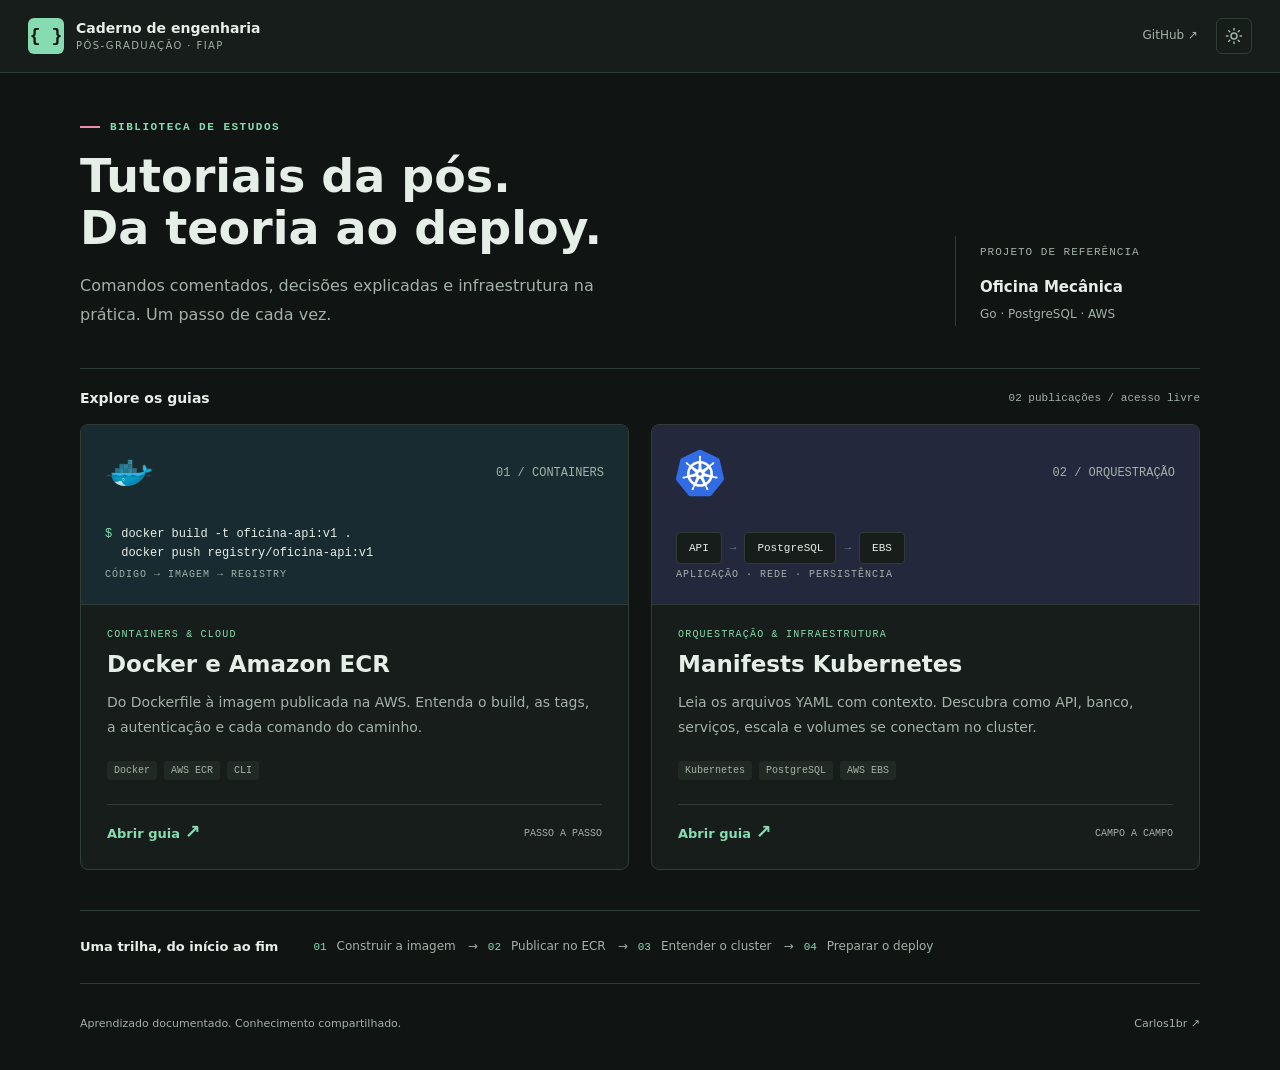
<file: index.html>
<!doctype html>
<html lang="pt-BR">
<head>
  <script src="assets/theme.js"></script>
  <meta charset="utf-8">
  <meta name="viewport" content="width=device-width, initial-scale=1">
  <title>Caderno de engenharia | Tutoriais da pós</title>
  <meta name="description" content="Guias comentados de Docker, Amazon ECR e Kubernetes, a partir do projeto Oficina Mecânica da pós-graduação FIAP.">
  <style>
    :root{color-scheme:light;--ink:#202a27;--muted:#66716b;--green:#185d46;--paper:#f6f8f5;--line:#dce3dc;--pink:#bd285b}
    *{box-sizing:border-box}html{scroll-behavior:smooth}body{margin:0;background:var(--paper);color:var(--ink);font:16px/1.6 system-ui,-apple-system,BlinkMacSystemFont,"Segoe UI",sans-serif;letter-spacing:0}a{color:inherit}a:focus-visible{outline:3px solid var(--pink);outline-offset:6px}.wrap{width:min(1120px,calc(100% - 64px));margin:auto}.skip{position:absolute;top:-80px;left:20px;background:white;padding:12px;z-index:2}.skip:focus{top:10px}
    .topbar{border-bottom:1px solid var(--line);background:#fff}.topbar .wrap{min-height:84px;display:flex;justify-content:space-between;align-items:center;gap:24px}.identity{display:flex;align-items:center;gap:12px}.mark{display:grid;place-items:center;background:var(--green);color:white;width:38px;height:38px;border-radius:6px;font:700 19px ui-monospace,monospace}.brand{font-size:15px;font-weight:700}.brand small{display:block;font-size:11px;text-transform:uppercase;letter-spacing:1.6px;font-weight:500;color:var(--muted)}.source{font-size:13px;text-decoration:none;color:var(--muted)}.source:hover{color:var(--green)}.source span{margin-left:8px}
    .intro{padding:62px 0 38px;display:grid;grid-template-columns:minmax(0,1fr) 245px;gap:56px;align-items:end}.eyebrow{font:600 11px ui-monospace,Consolas,monospace;text-transform:uppercase;letter-spacing:1.5px;color:var(--green);margin:0 0 18px}.eyebrow:before{content:"";display:inline-block;width:20px;height:2px;background:var(--pink);vertical-align:middle;margin-right:10px}h1{font-size:46px;line-height:1.12;font-weight:650;margin:0 0 18px;max-width:650px}.intro p.description{font-size:16px;color:var(--muted);max-width:530px;margin:0;line-height:1.8}.project{border-left:1px solid var(--line);padding-left:24px;margin-bottom:4px}.project small{font:11px ui-monospace,monospace;text-transform:uppercase;letter-spacing:1px;color:var(--muted)}.project strong{display:block;font-size:15px;font-weight:600;margin:9px 0 3px}.project p{font-size:12px;color:var(--muted);margin:0}
    .section-heading{display:flex;justify-content:space-between;align-items:center;padding:20px 0 16px;border-top:1px solid var(--line);gap:15px}.section-heading h2{font-size:14px;font-weight:600;margin:0}.section-heading span{font:11px ui-monospace,monospace;color:var(--muted)}.guides{display:grid;grid-template-columns:1fr 1fr;gap:22px;padding:0;margin:0;list-style:none}.guide{height:100%;display:flex;flex-direction:column;background:#fff;border:1px solid var(--line);border-radius:8px;overflow:hidden;transition:border-color .18s,transform .18s}.guide:hover{border-color:#86a493;transform:translateY(-3px)}.visual{height:180px;padding:24px;display:flex;flex-direction:column;justify-content:space-between;border-bottom:1px solid var(--line);position:relative;overflow:hidden}.docker{background:#edf4f7}.kubernetes{background:#edf1fb}.visual-top{display:flex;align-items:center;justify-content:space-between;gap:16px}.visual img{width:48px;height:48px;object-fit:contain}.visual .index{font:12px ui-monospace,monospace;color:#687b87}.terminal{display:flex;gap:9px;align-items:flex-start;font:12px/1.6 ui-monospace,Consolas,monospace;color:#234a5f;overflow-wrap:anywhere}.terminal .prompt{color:#397250}.nodes{display:flex;align-items:center;gap:8px;font:11px ui-monospace,Consolas,monospace;color:#354b81}.node{background:#fff;border:1px solid #c8d1e5;border-radius:4px;padding:9px 12px;min-width:0}.nodes .connector{color:#6e81ad}.visual-caption{font:10px ui-monospace,monospace;color:#627382;text-transform:uppercase;letter-spacing:1px;margin:5px 0 0}.body{padding:24px 26px;display:flex;flex-direction:column;flex:1}.category{font:10px ui-monospace,monospace;color:var(--green);text-transform:uppercase;letter-spacing:1.2px;margin:0 0 10px}.guide h3{font-size:23px;line-height:1.25;margin:0 0 12px;font-weight:650}.guide h3 a{text-decoration:none}.guide h3 a:after{content:"";position:absolute;inset:0}.guide{position:relative}.guide p.summary{font-size:14px;line-height:1.8;color:var(--muted);margin:0 0 20px}.tags{display:flex;gap:7px;flex-wrap:wrap;margin-top:auto}.tags span{font:10px ui-monospace,monospace;color:#52655a;background:#f1f5f0;border-radius:3px;padding:4px 7px}.card-footer{display:flex;justify-content:space-between;align-items:center;margin-top:24px;padding-top:17px;border-top:1px solid #edf0eb;font-size:13px;color:var(--green);font-weight:600}.card-footer .arrow{font-size:19px;line-height:1}.card-footer small{font:10px ui-monospace,monospace;color:var(--muted);font-weight:400}
    .route{margin-top:40px;padding:25px 0;border-top:1px solid var(--line);border-bottom:1px solid var(--line);display:flex;align-items:center;gap:35px}.route h2{font-size:13px;font-weight:600;margin:0;white-space:nowrap}.route ol{list-style:none;display:flex;flex-wrap:wrap;gap:12px;align-items:center;padding:0;margin:0;font-size:12px;color:var(--muted)}.route li{display:flex;gap:10px;align-items:center}.route li+li:before{content:"→";color:#99a79d}.route b{color:var(--green);font:11px ui-monospace,monospace}.footer{padding:30px 0 36px;display:flex;justify-content:space-between;gap:20px;color:var(--muted);font-size:11px}.footer p{margin:0}.footer a{text-decoration:none}.footer a:hover{text-decoration:underline}
    @media(prefers-reduced-motion:reduce){html{scroll-behavior:auto}.guide{transition:none}.guide:hover{transform:none}}@media(max-width:760px){.wrap{width:calc(100% - 36px)}.topbar .wrap{min-height:74px}.intro{grid-template-columns:1fr;gap:24px;padding:36px 0 30px}h1{font-size:34px}.project{display:none}.guides{grid-template-columns:1fr;gap:20px}.visual{height:160px;padding:20px}.body{padding:22px}.section-heading span{font-size:10px}.route{display:block;margin-top:30px}.route h2{margin-bottom:15px}.route ol{gap:10px}.footer{flex-direction:column;gap:7px}.source{font-size:12px}.brand{font-size:13px}.brand small{font-size:9px;letter-spacing:1px}}@media print{.topbar,.footer,.route{display:none}.intro{padding-top:0}.guides{display:block}.guide{break-inside:avoid;margin-bottom:20px}.wrap{width:100%}.visual{height:130px}}
  </style>
  <link rel="stylesheet" href="assets/site.css">
  <script src="assets/site.js" defer></script>
</head>
<body>
  <a class="skip" href="#conteudo">Ir para os guias</a>
  <header class="topbar"><div class="wrap">
    <div class="identity"><span class="mark" aria-hidden="true">{ }</span><div class="brand">Caderno de engenharia<small>Pós-graduação · FIAP</small></div></div>
    <a class="source" href="https://github.com/Carlos1br/tutorials_general_pos">Repositório <span aria-hidden="true">↗</span></a>
  </div></header>
  <main id="conteudo" class="wrap">
    <div class="intro">
      <div><p class="eyebrow">Biblioteca de estudos</p><h1>Tutoriais da pós.<br>Da teoria ao deploy.</h1><p class="description">Comandos comentados, decisões explicadas e infraestrutura na prática. Um passo de cada vez.</p></div>
      <aside class="project"><small>Projeto de referência</small><strong>Oficina Mecânica</strong><p>Go · PostgreSQL · AWS</p></aside>
    </div>
    <section aria-labelledby="guias-title">
    <div class="section-heading"><h2 id="guias-title">Explore os guias</h2><span>02 publicações / acesso livre</span></div>
    <ul class="guides">
      <li><article class="guide">
        <div class="visual docker" aria-hidden="true"><div class="visual-top"><img src="assets/docker.svg" alt="" width="48" height="48"><span class="index">01 / CONTAINERS</span></div><div><div class="terminal"><span class="prompt">$</span><span>docker build -t oficina-api:v1 .<br>docker push registry/oficina-api:v1</span></div><p class="visual-caption">Código → imagem → registry</p></div></div>
        <div class="body"><p class="category">Containers &amp; cloud</p><h3><a href="guia-oficina-ecr.html">Docker e Amazon ECR</a></h3><p class="summary">Do Dockerfile à imagem publicada na AWS. Entenda o build, as tags, a autenticação e cada comando do caminho.</p><div class="tags"><span>Docker</span><span>AWS ECR</span><span>CLI</span></div><div class="card-footer"><span>Abrir guia <span class="arrow" aria-hidden="true">↗</span></span><small>PASSO A PASSO</small></div></div>
      </article>
      </li>
      <li><article class="guide">
        <div class="visual kubernetes" aria-hidden="true"><div class="visual-top"><img src="assets/kubernetes.svg" alt="" width="48" height="48"><span class="index">02 / ORQUESTRAÇÃO</span></div><div><div class="nodes"><span class="node">API</span><span class="connector">→</span><span class="node">PostgreSQL</span><span class="connector">→</span><span class="node">EBS</span></div><p class="visual-caption">Aplicação · rede · persistência</p></div></div>
        <div class="body"><p class="category">Orquestração &amp; infraestrutura</p><h3><a href="guia-kubernetes.html">Manifests Kubernetes</a></h3><p class="summary">Leia os arquivos YAML com contexto. Descubra como API, banco, serviços, escala e volumes se conectam no cluster.</p><div class="tags"><span>Kubernetes</span><span>PostgreSQL</span><span>AWS EBS</span></div><div class="card-footer"><span>Abrir guia <span class="arrow" aria-hidden="true">↗</span></span><small>CAMPO A CAMPO</small></div></div>
      </article>
      </li>
    </ul>
    </section>
    <section class="route" aria-labelledby="route-title"><h2 id="route-title">Uma trilha, do início ao fim</h2><ol><li><b>01</b> Construir a imagem</li><li><b>02</b> Publicar no ECR</li><li><b>03</b> Entender o cluster</li><li><b>04</b> Preparar o deploy</li></ol></section>
    <footer class="footer"><p>Aprendizado documentado. Conhecimento compartilhado.</p><a href="https://github.com/Carlos1br">Carlos1br <span aria-hidden="true">↗</span></a></footer>
  </main>
</body>
</html>
</file>
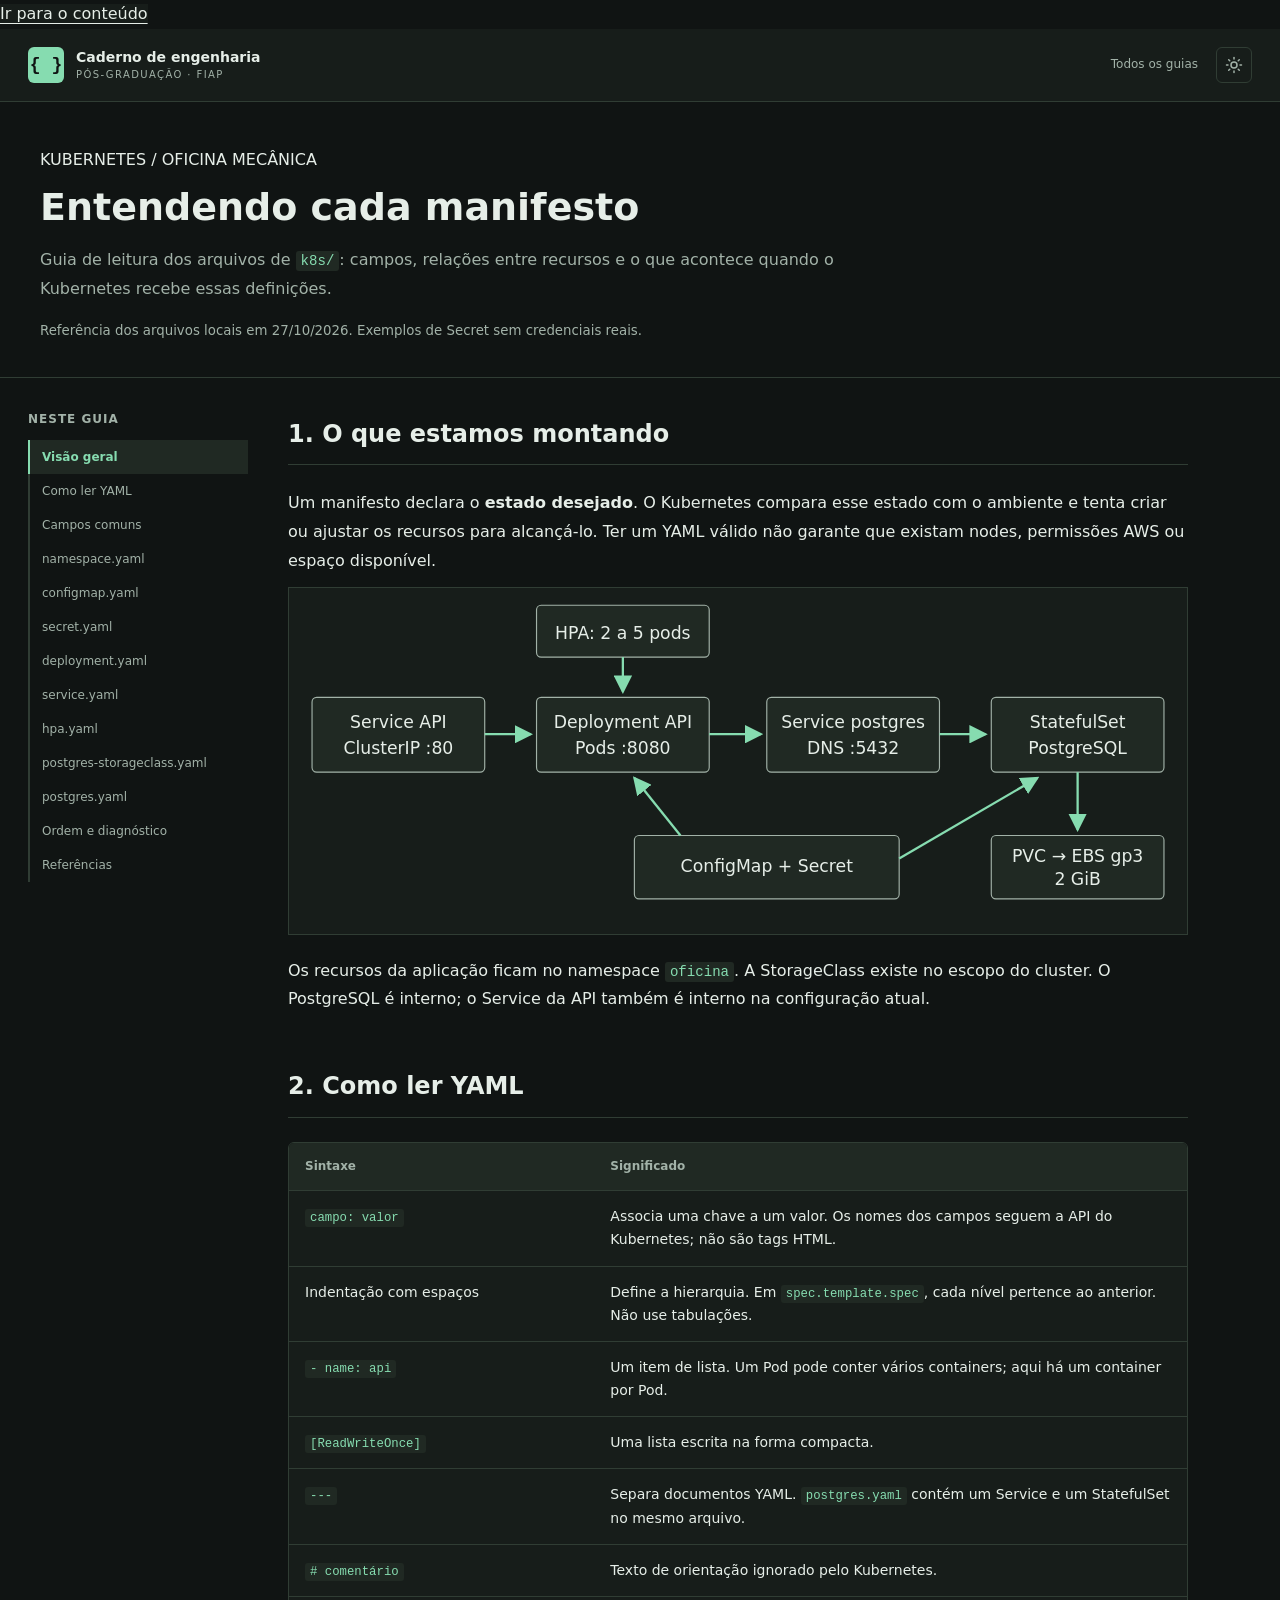
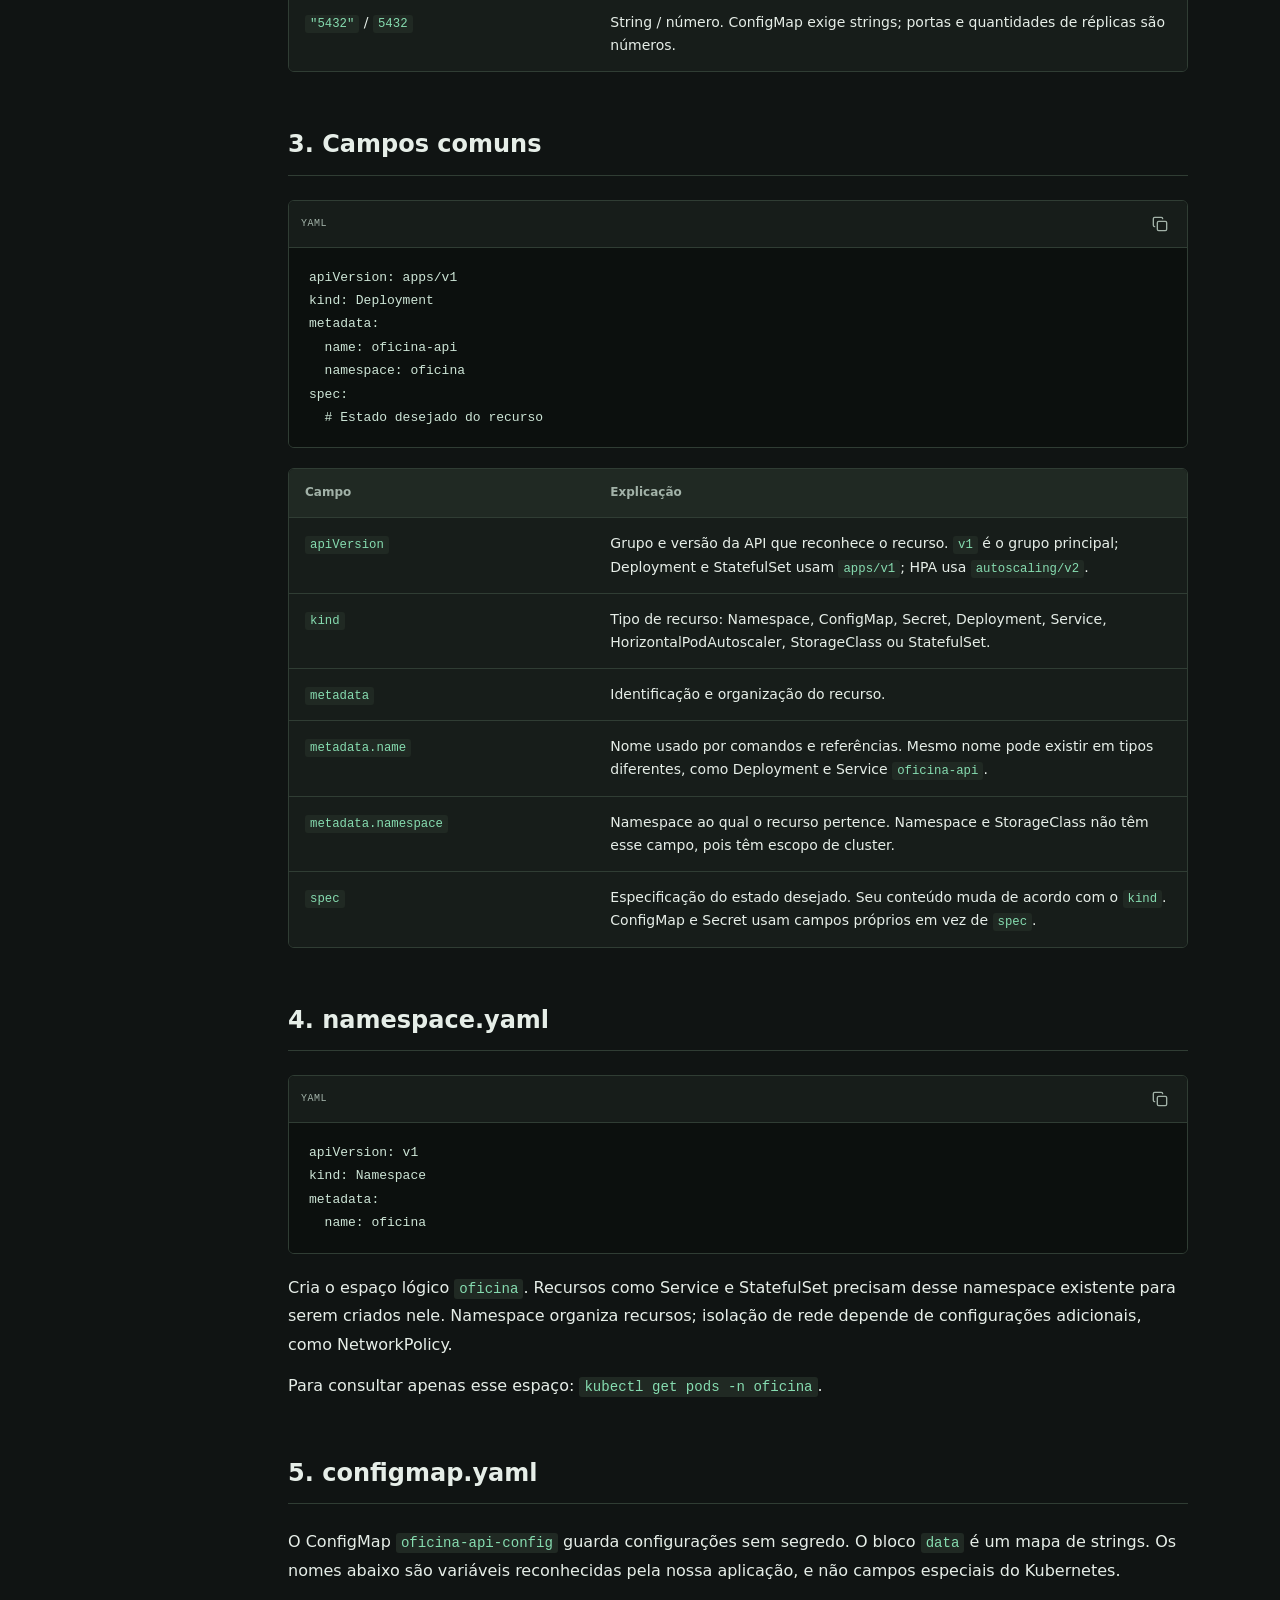
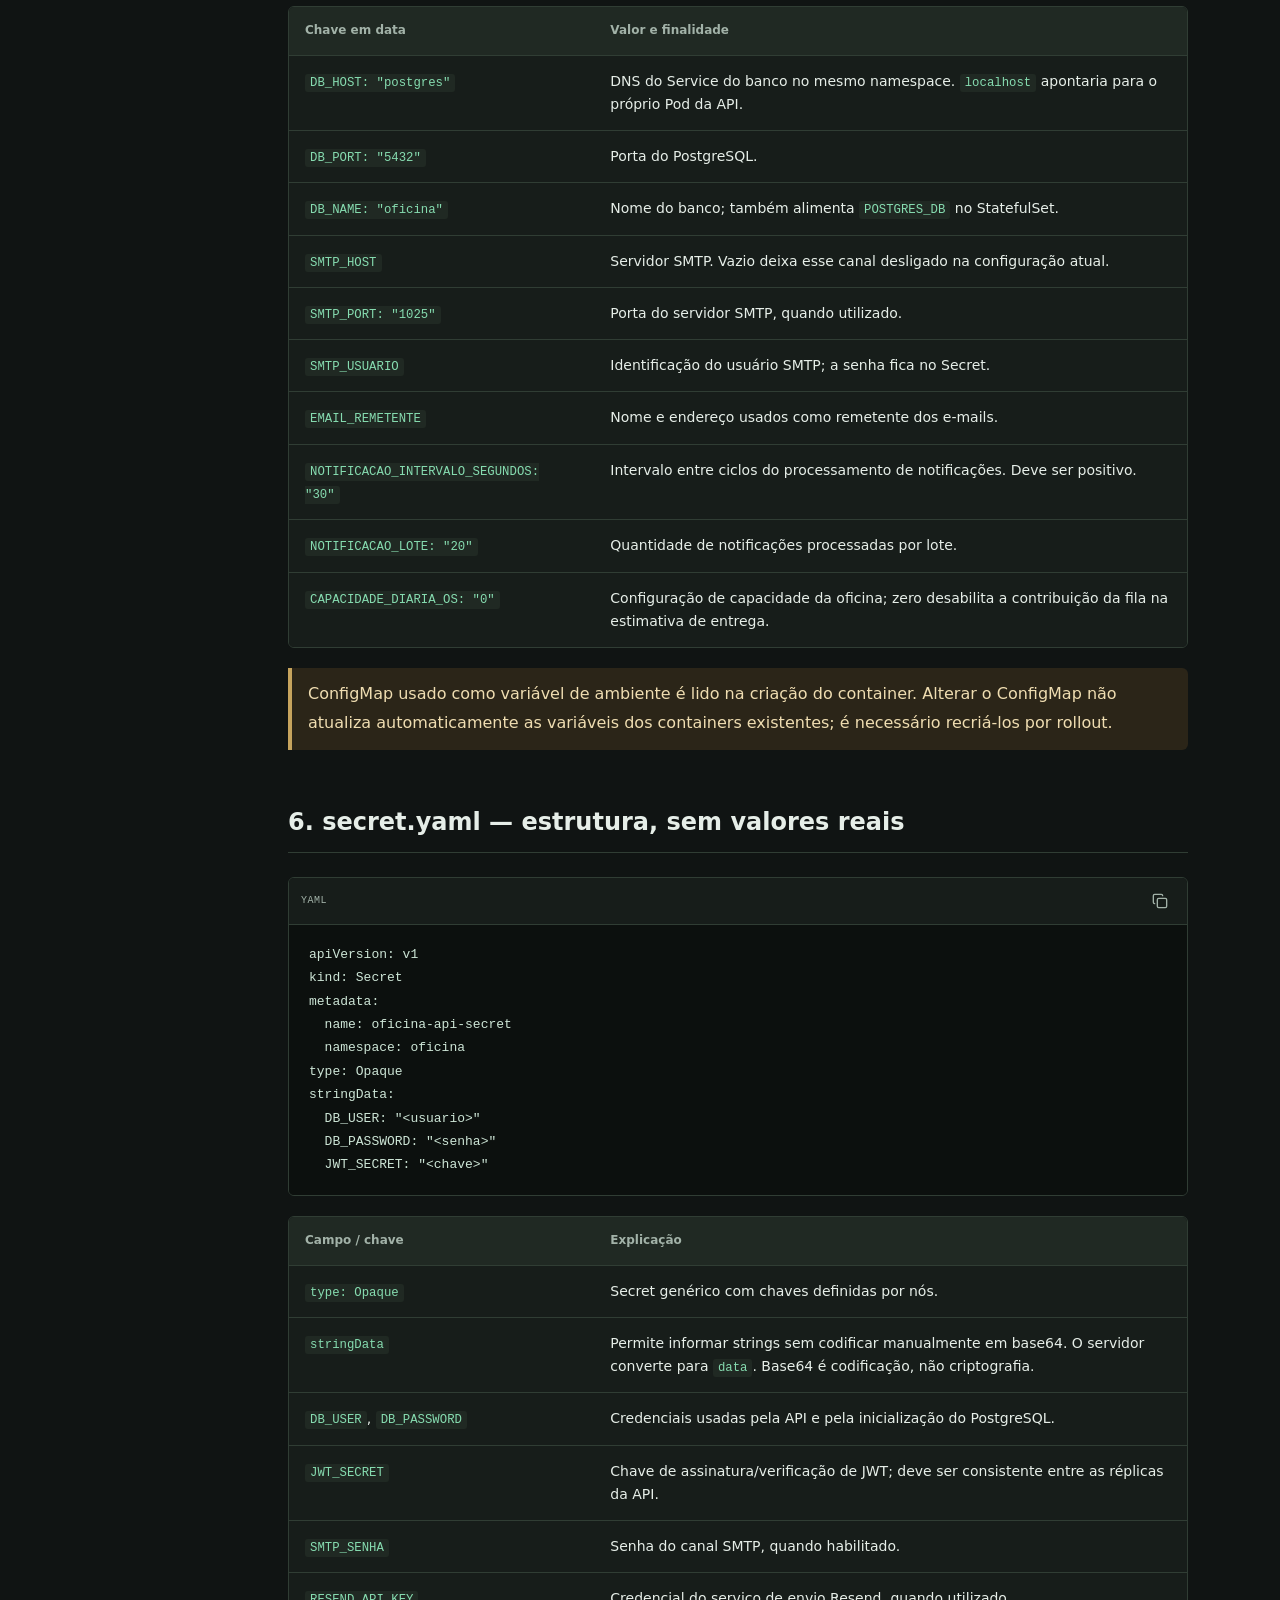
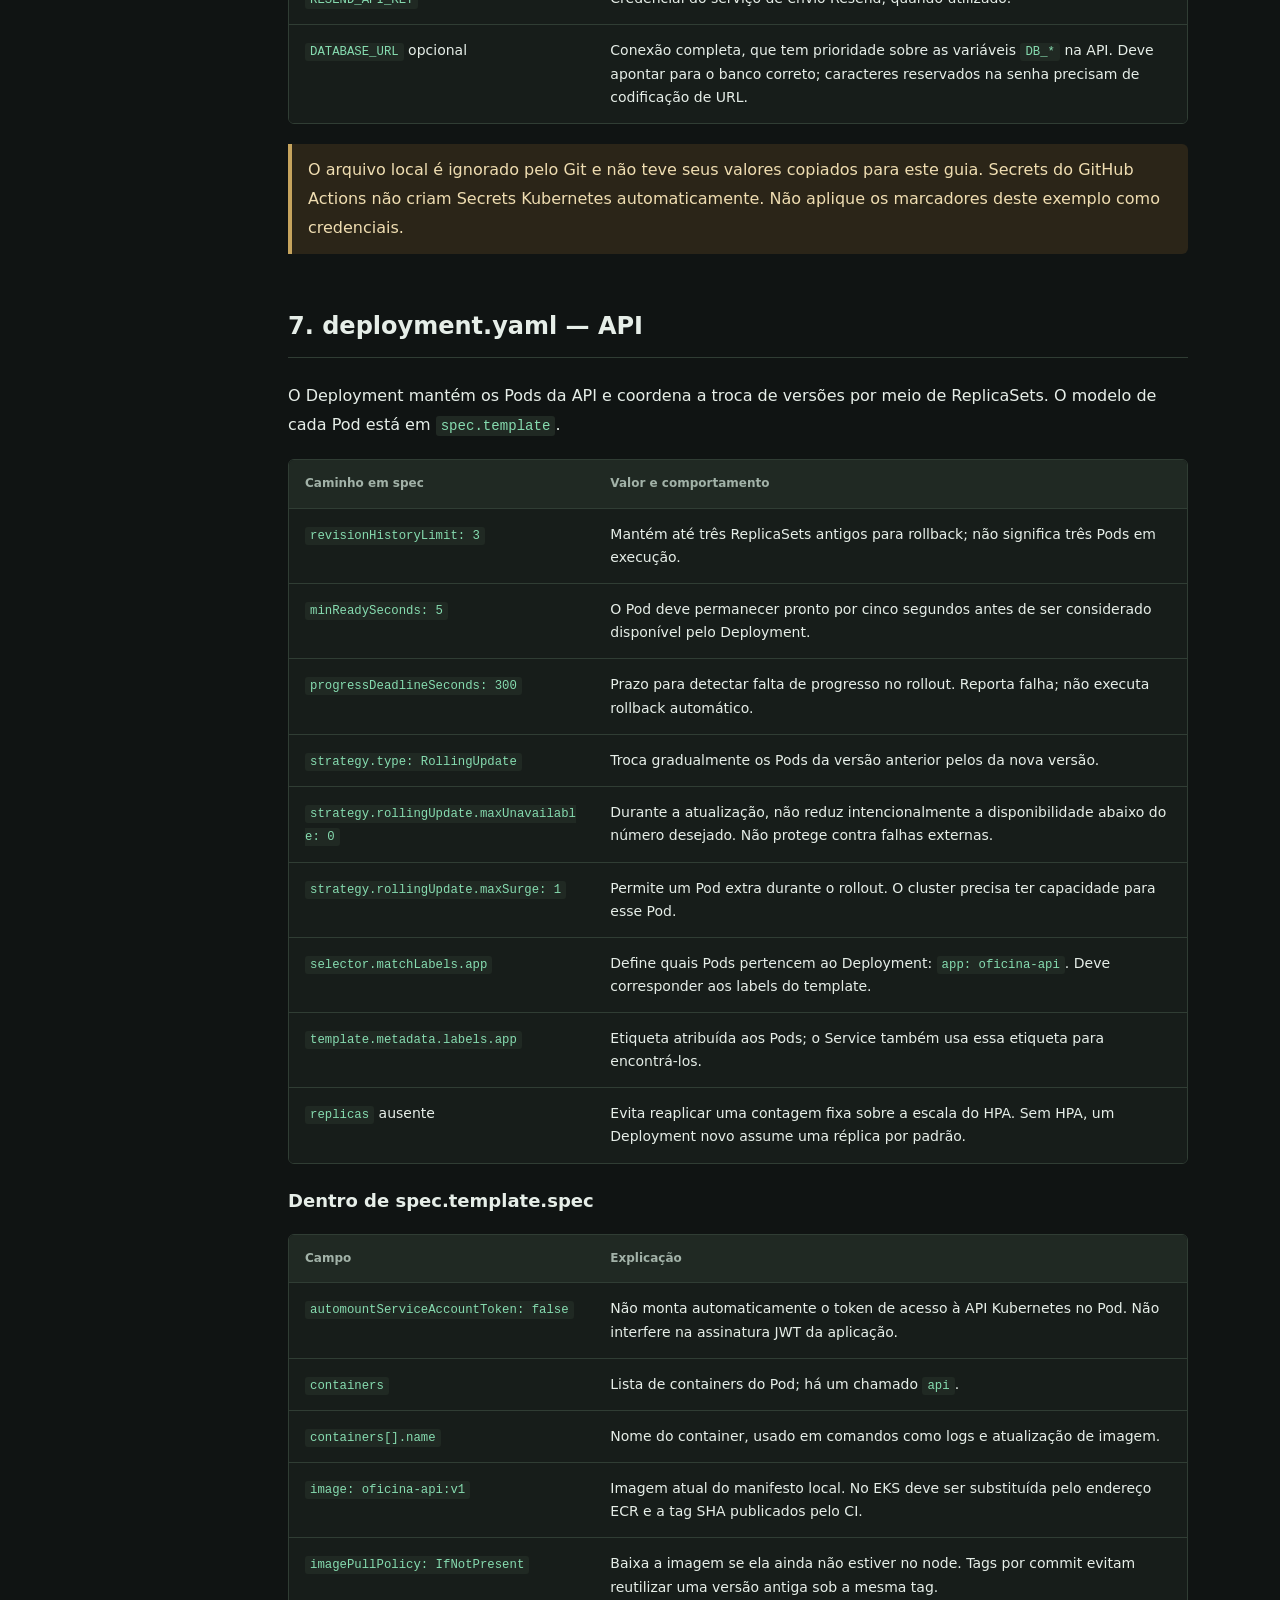
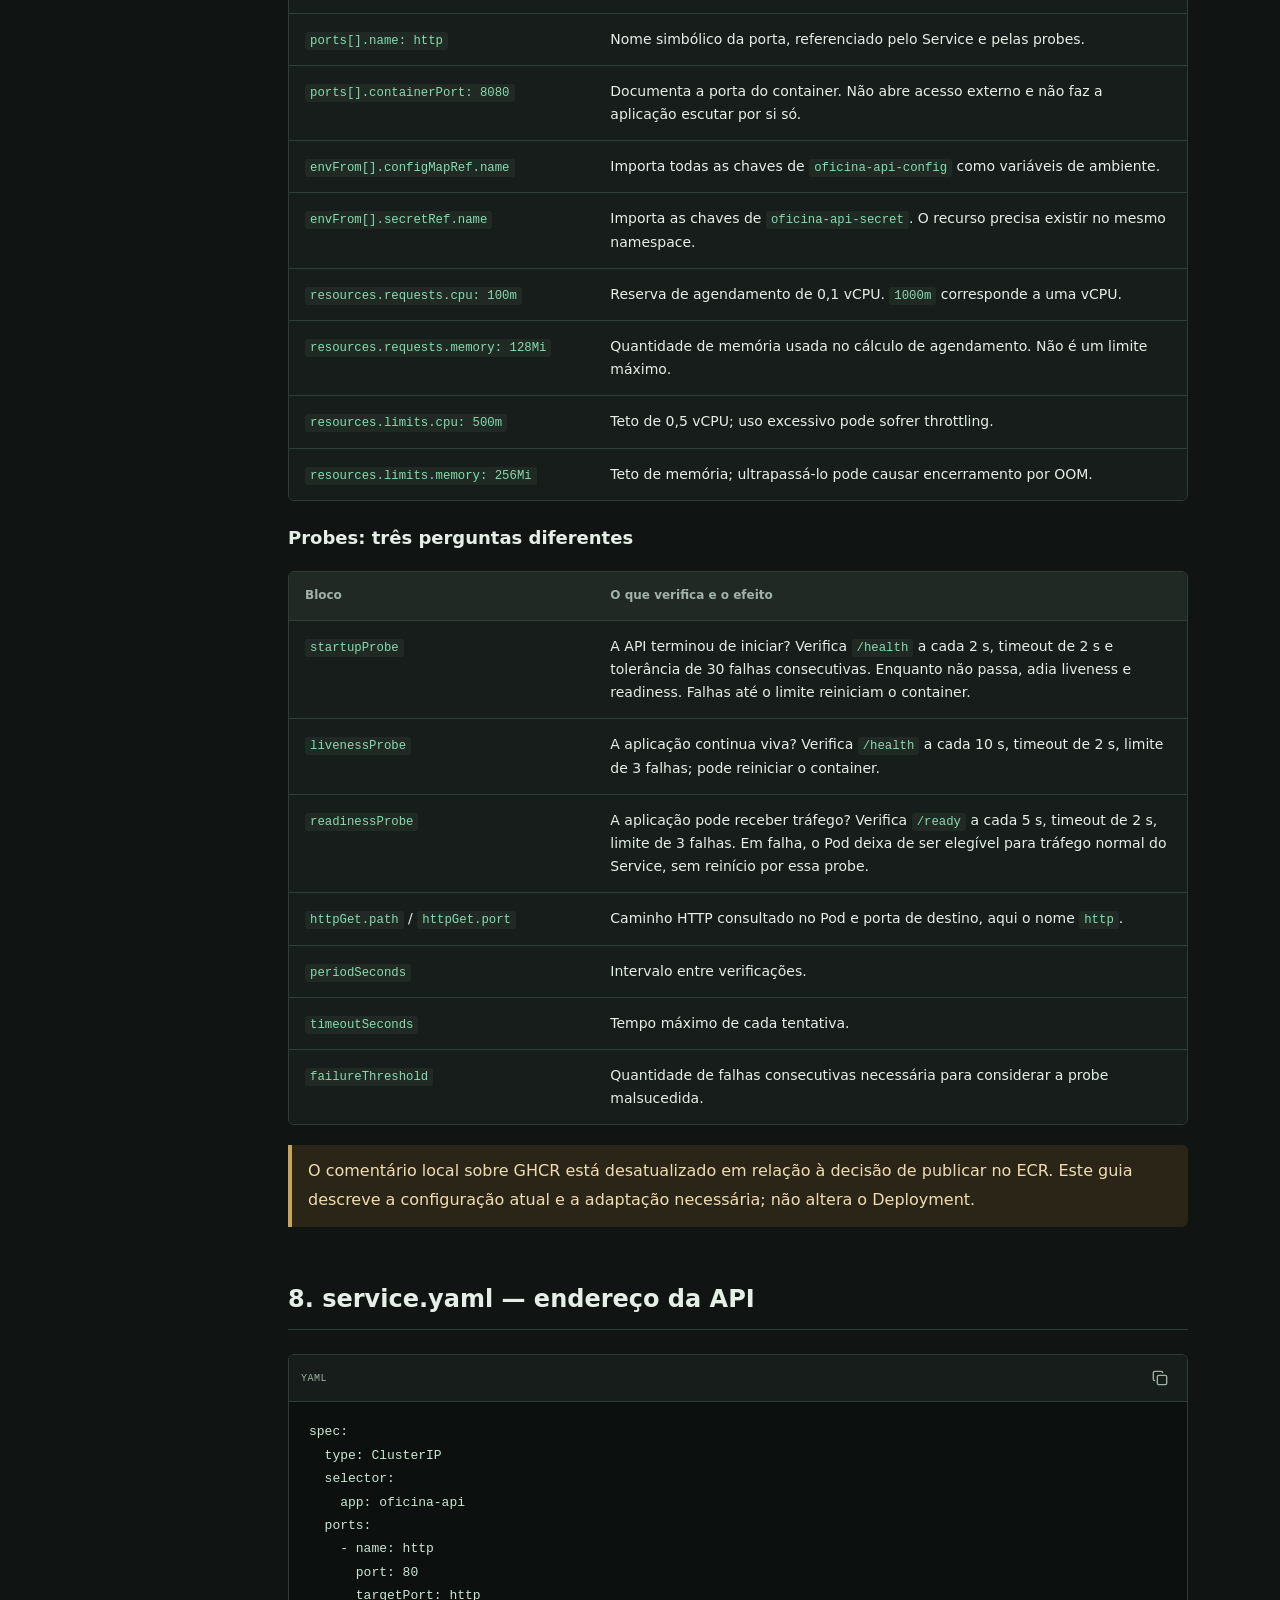
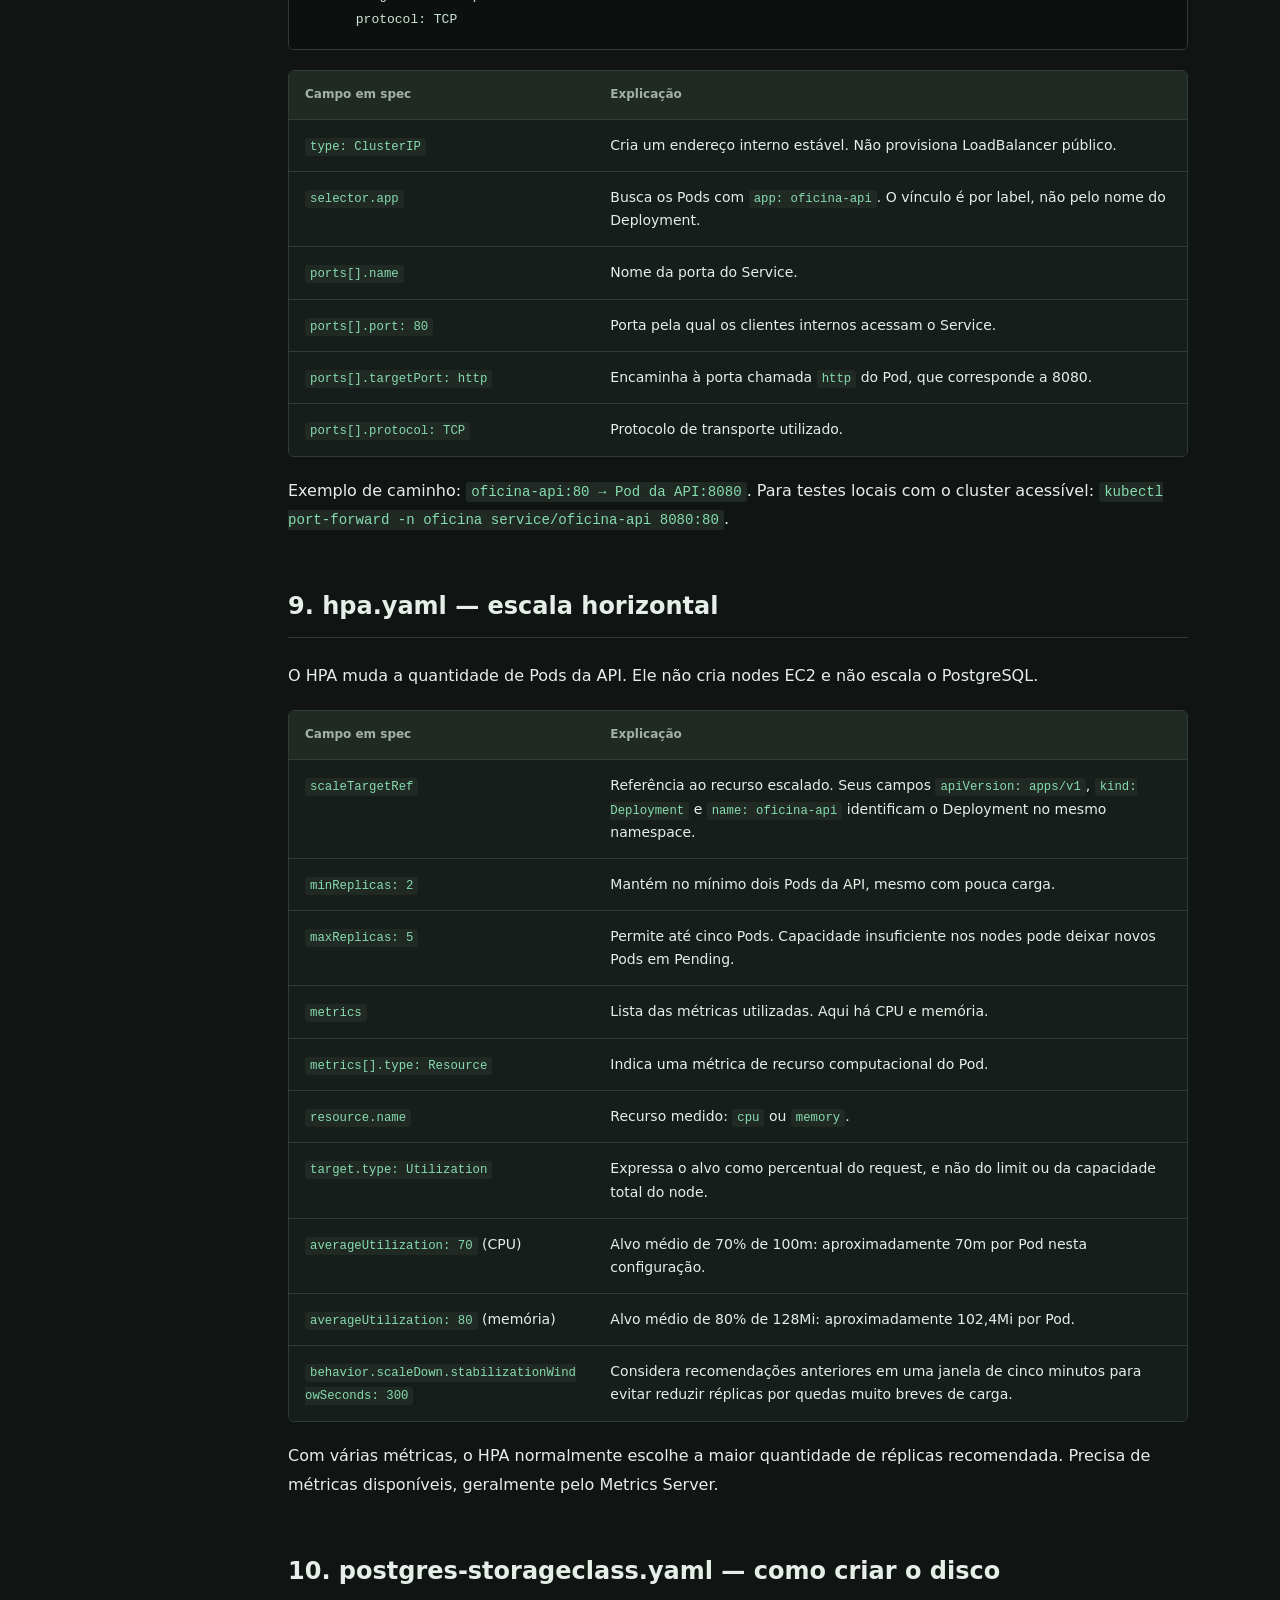
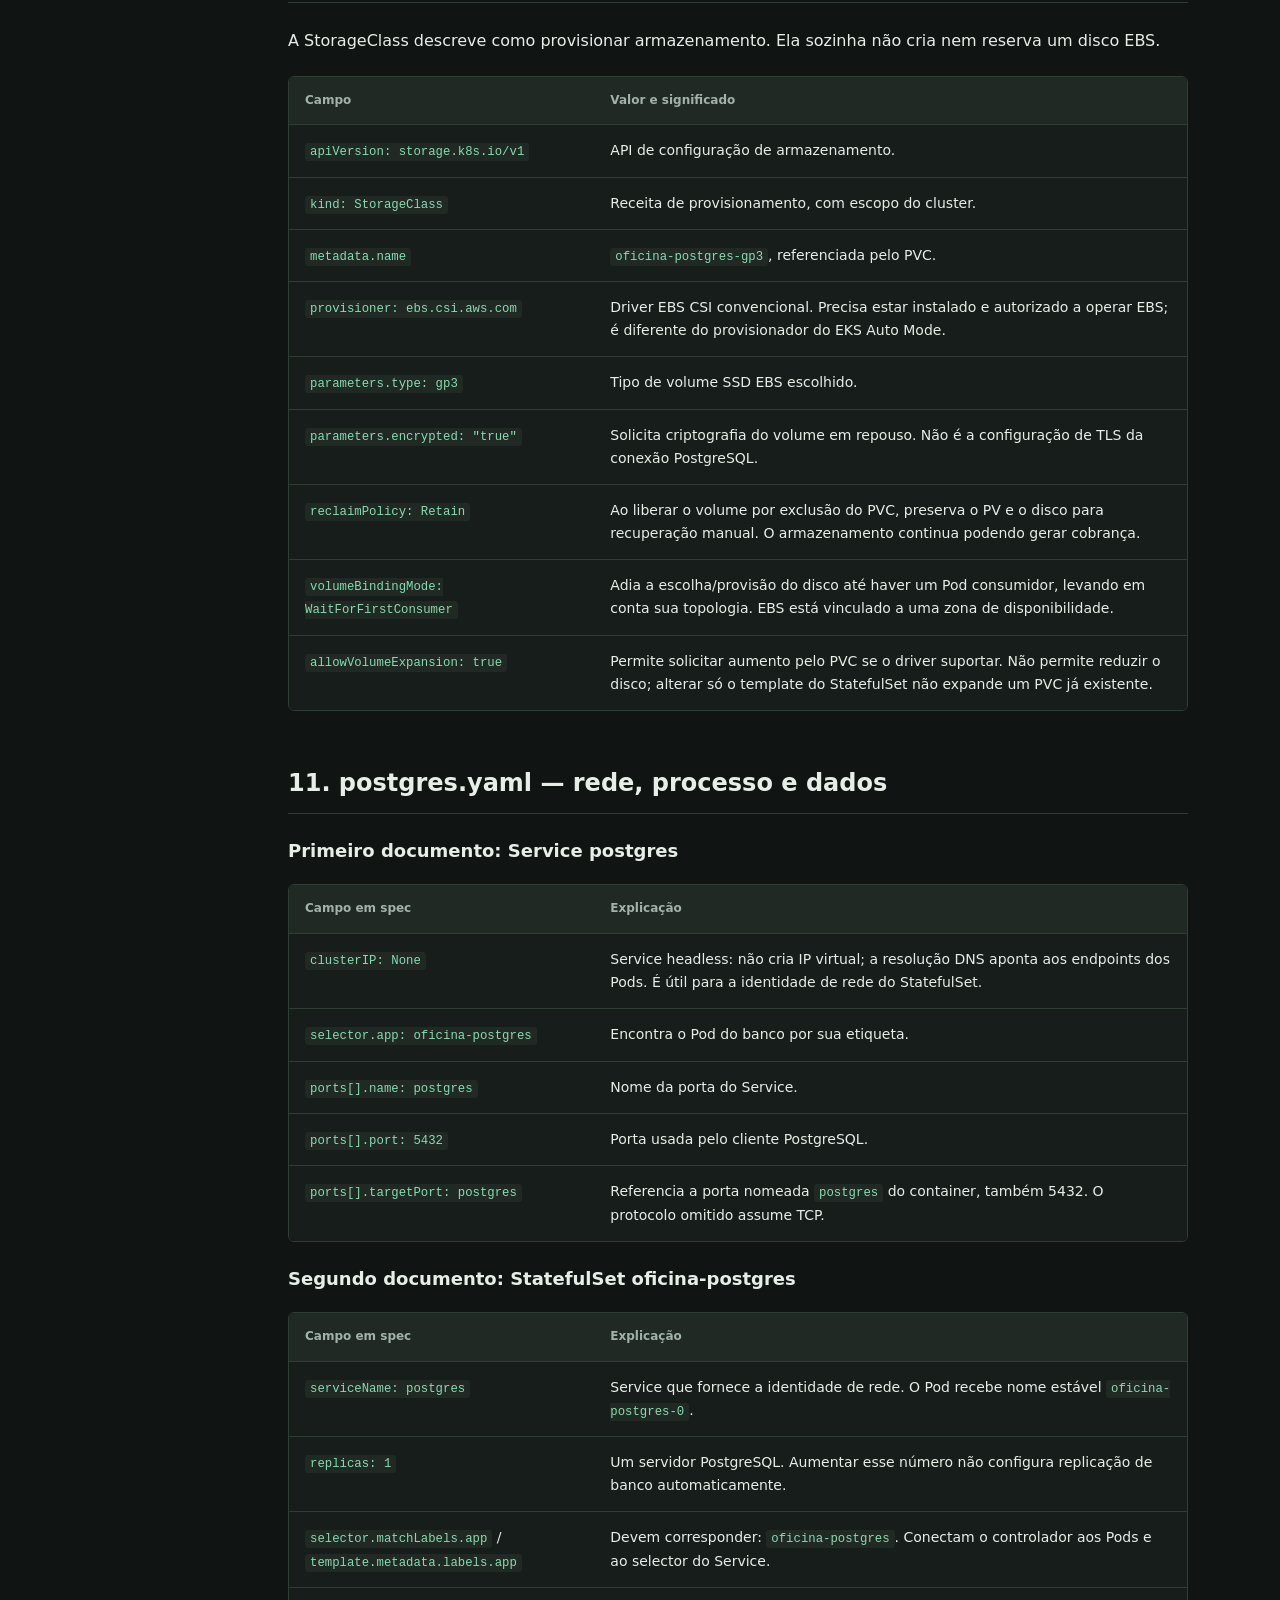
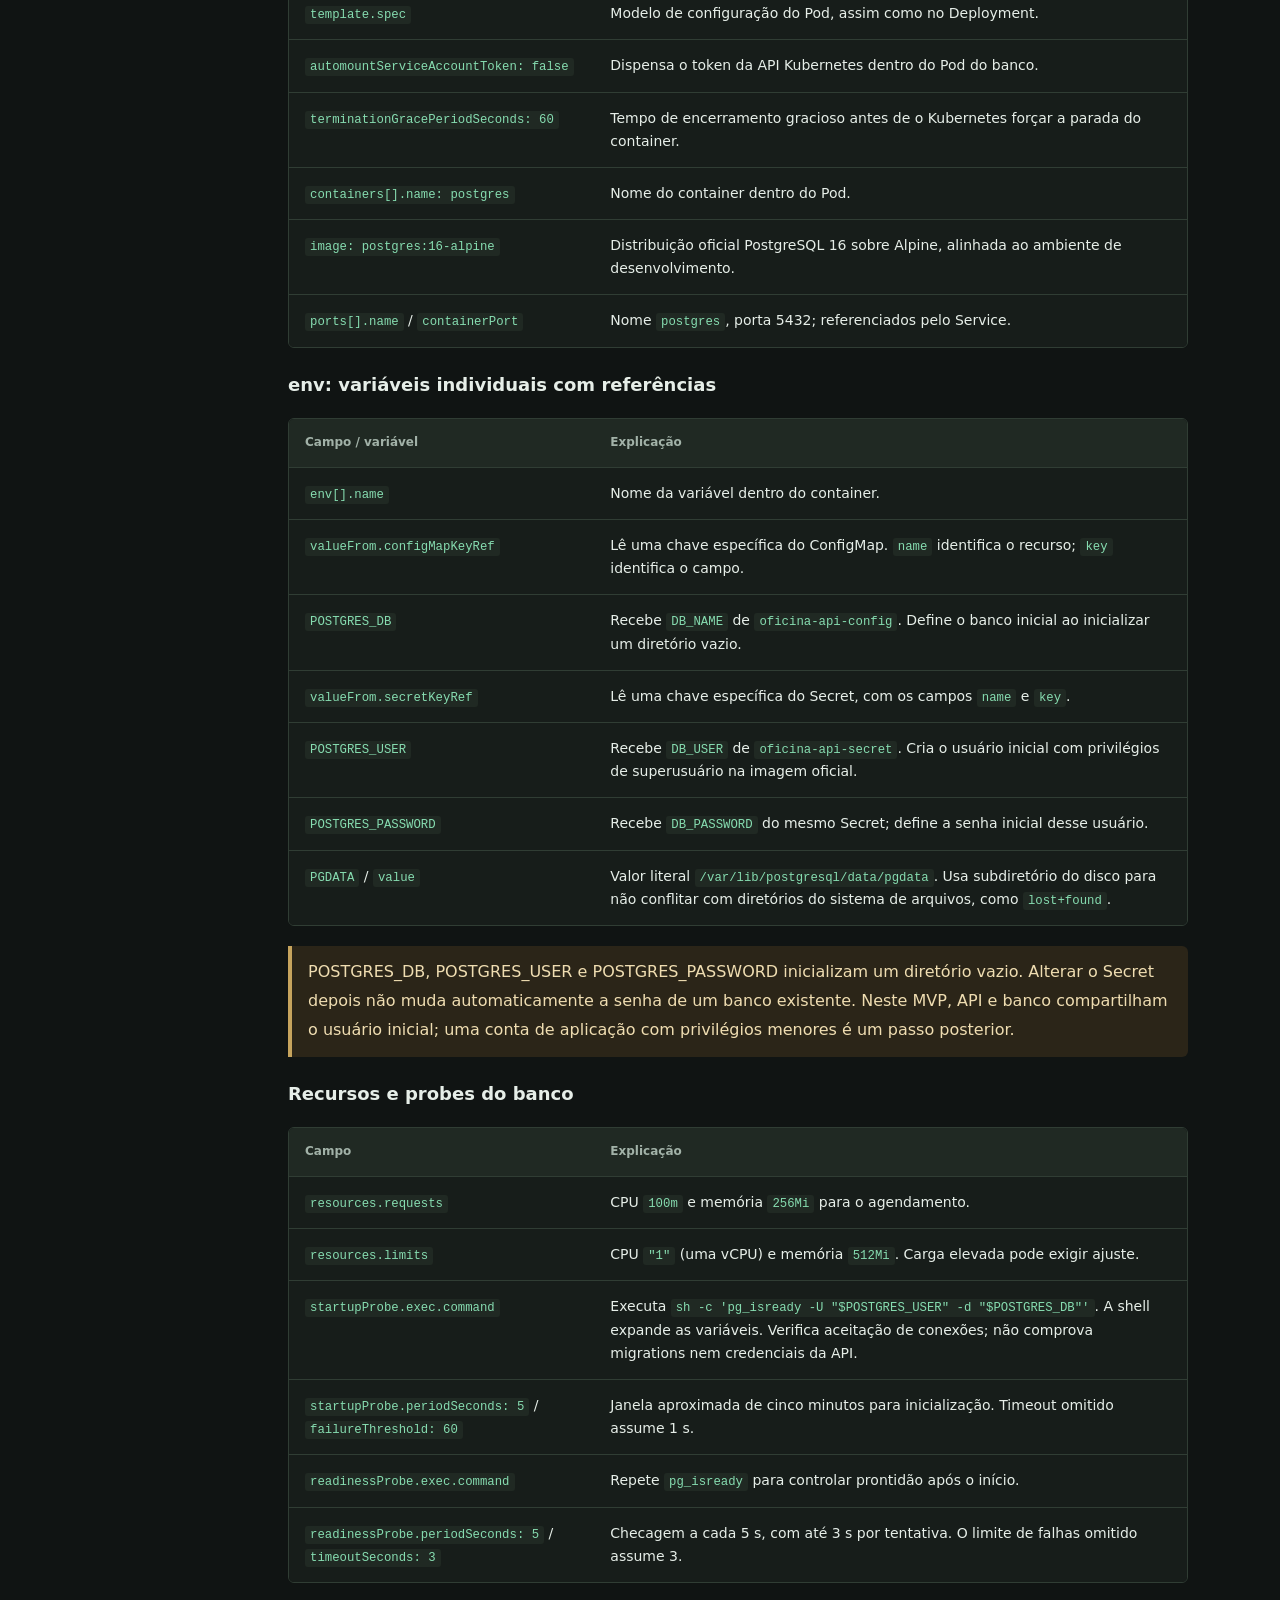
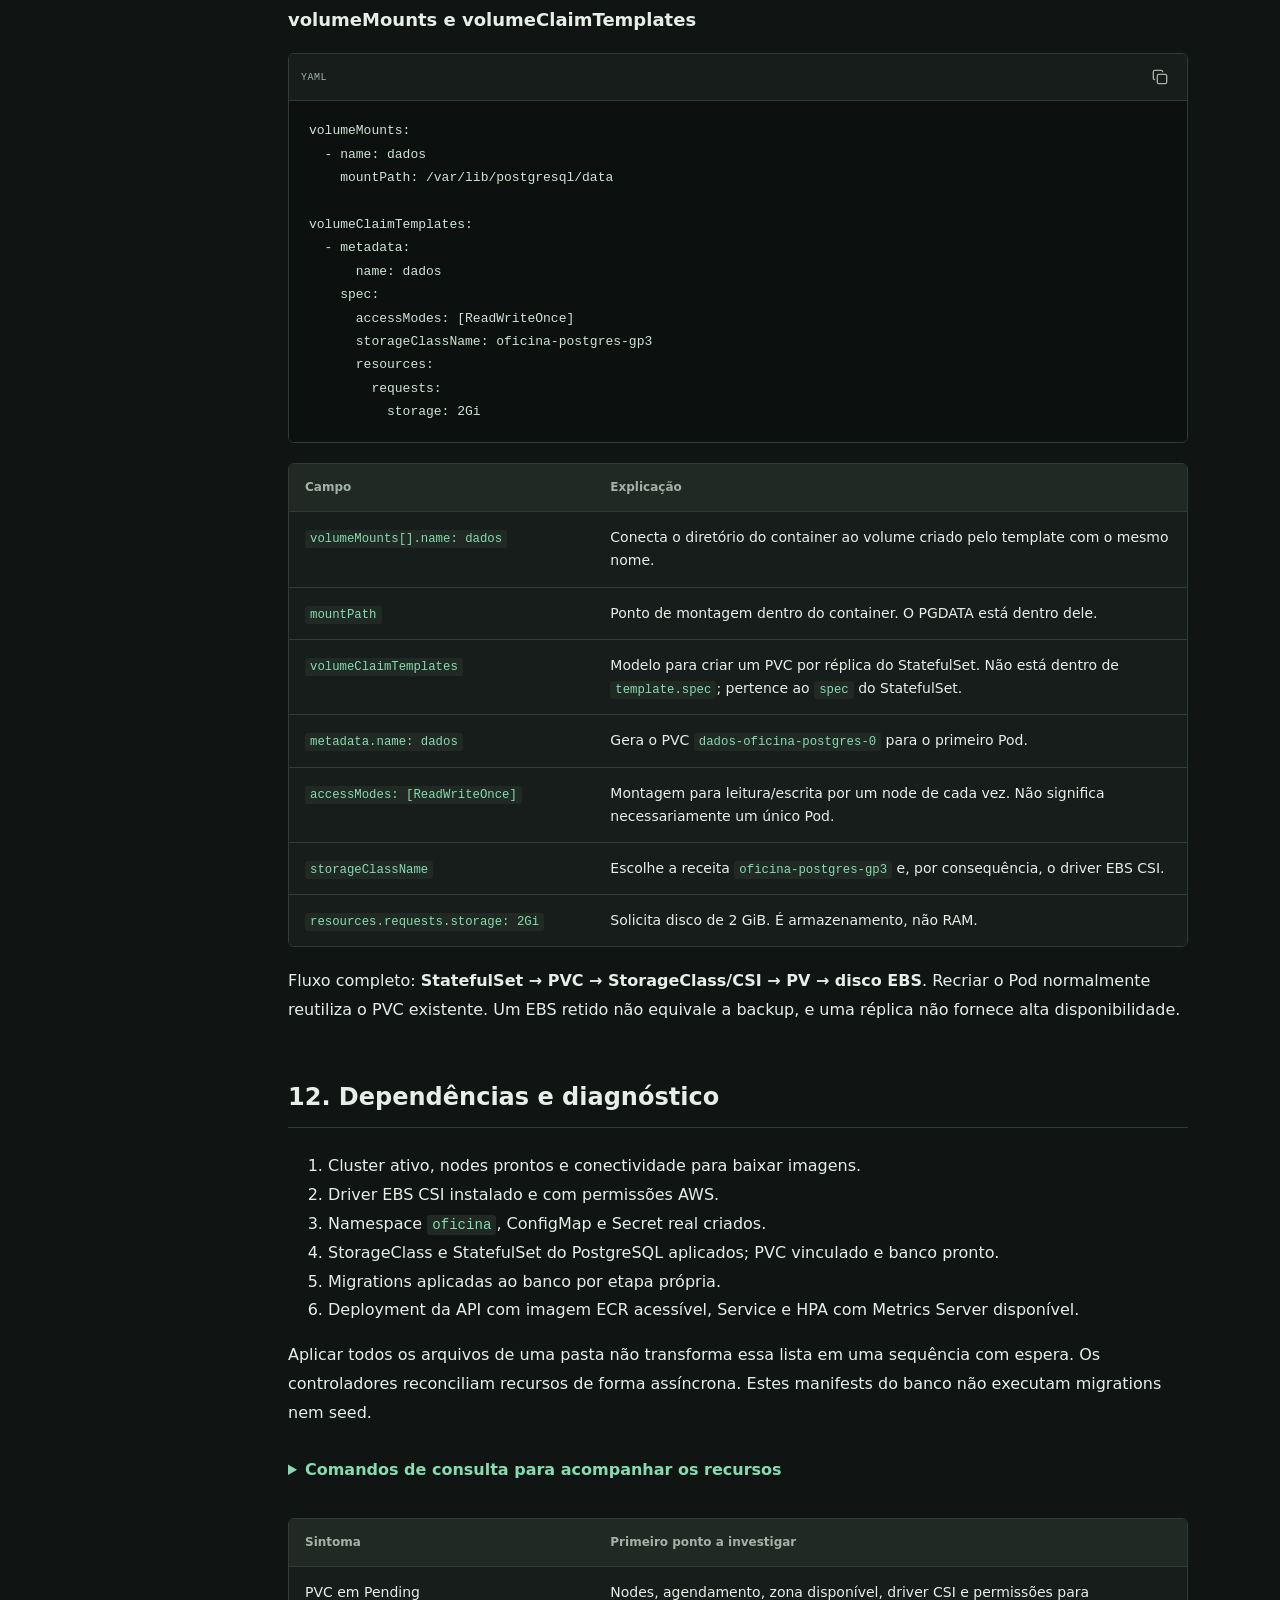
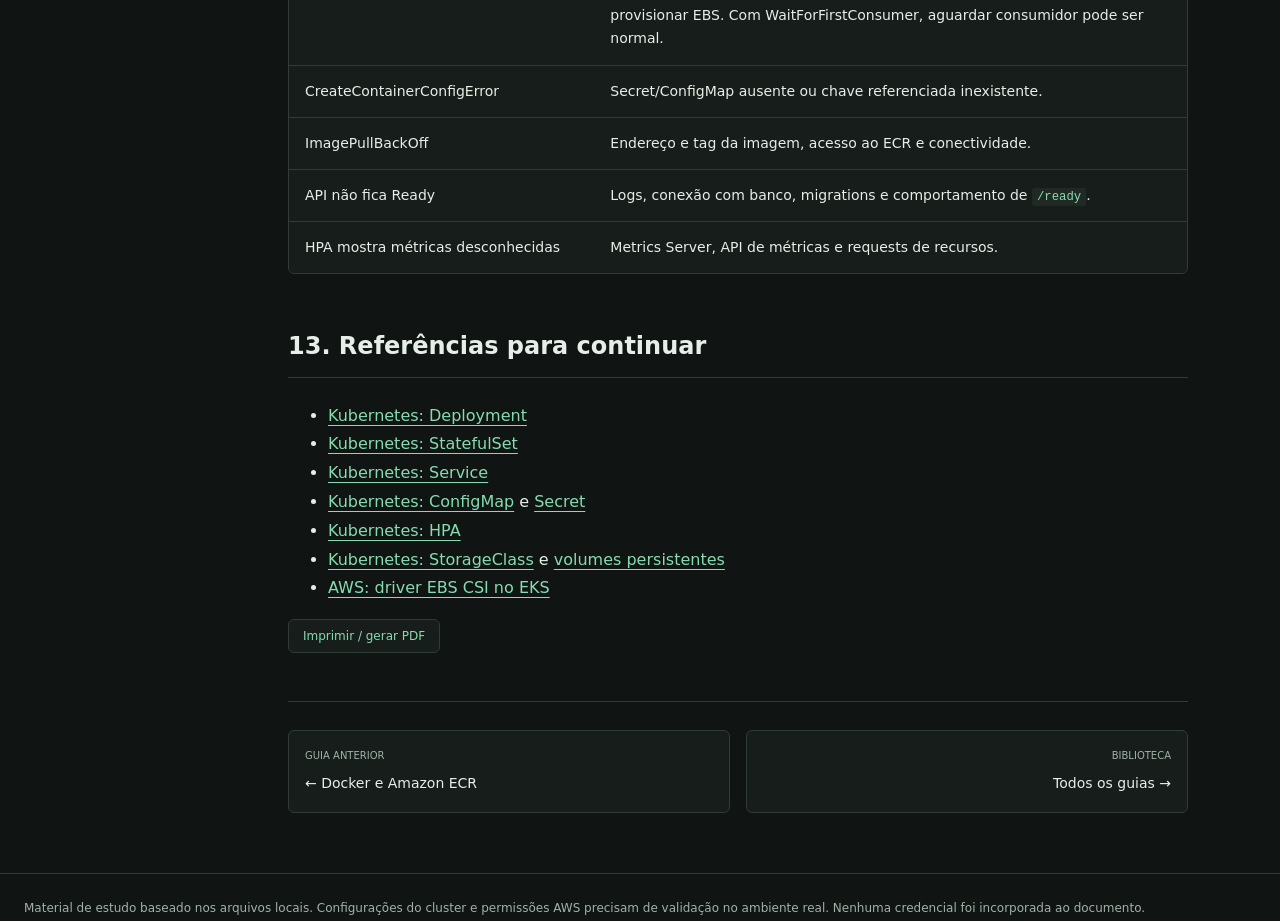
<file: guia-kubernetes.html>
<!doctype html>
<html lang="pt-BR">
<head>
<script src="assets/theme.js"></script>
<meta charset="utf-8">
<meta name="viewport" content="width=device-width,initial-scale=1">
<title>Oficina | Guia dos manifests Kubernetes</title>
<style>
:root{font-family:system-ui,sans-serif;color:#202924;background:#f5f7f6;line-height:1.6}*{box-sizing:border-box}body{margin:0}header{background:#143b32;color:white;padding:36px max(24px,calc((100% - 1200px)/2))}h1{font-size:30px;line-height:1.2;margin:8px 0}header p{max-width:850px;color:#dcebe4}main{max-width:1250px;margin:auto;padding:24px;display:grid;grid-template-columns:225px minmax(0,1fr);gap:32px}nav{position:sticky;top:18px;align-self:start}nav a{display:block;padding:5px 10px;color:#175846;text-decoration:none;border-left:2px solid #cbd8d1;font-size:14px}nav a:hover,nav a:focus{background:#e0ece5;border-color:#175846}article{min-width:0}section{margin-bottom:40px;scroll-margin-top:20px}h2{font-size:23px;border-bottom:2px solid #cddbd3;padding-bottom:9px;margin-top:0}h3{font-size:17px;margin:22px 0 8px}p{margin:10px 0}code{font-family:ui-monospace,Consolas,monospace;font-size:.89em;overflow-wrap:anywhere}pre{background:#142c26;color:#e4f0e9;padding:18px;overflow:auto;border-radius:6px;line-height:1.55}pre code{overflow-wrap:normal}table{width:100%;border-collapse:collapse;background:white;font-size:14px}th,td{text-align:left;vertical-align:top;padding:11px;border-bottom:1px solid #dce3df}th{background:#e5eee8}td:first-child{width:34%}.table-wrap{overflow:auto}.note{border-left:4px solid #b76b16;background:#fff1d9;padding:12px 16px;margin:16px 0}.flow{display:flex;align-items:stretch;gap:8px;flex-wrap:wrap;margin:18px 0}.flow span{border:1px solid #acbfb2;background:#fff;padding:10px 14px;border-radius:4px}.flow b{align-self:center;color:#477560}.muted{font-size:13px;color:#526459}a{color:#126548}button{padding:8px 14px;background:#175846;color:white;border:0;border-radius:4px;cursor:pointer}footer{padding:24px;border-top:1px solid #cddbd3;color:#526459;font-size:13px}.legend{display:flex;gap:18px;flex-wrap:wrap}svg{width:100%;height:auto;background:#fff;border:1px solid #d4e0d8}svg text{font-family:system-ui,sans-serif;font-size:15px;fill:#183e31}details{margin:14px 0}summary{cursor:pointer;color:#175846;font-weight:600}@media(max-width:760px){main{display:block;padding:16px}nav{position:static;margin-bottom:25px;display:flex;flex-wrap:wrap;gap:5px}nav a{border:1px solid #cbd8d1;border-radius:4px;padding:5px 8px}h1{font-size:25px}th,td{padding:8px;font-size:13px}td:first-child{width:38%}header{padding:25px 18px}}@media print{nav,button{display:none}main{display:block;max-width:none}header{background:white;color:#143b32;padding:10px}header p{color:#333}section{break-inside:auto}tr{break-inside:avoid}pre{white-space:pre-wrap;background:#eee;color:#111}body{background:white}a{color:inherit}}
</style>
<link rel="stylesheet" href="assets/site.css">
<script src="assets/site.js" defer></script>
</head>
<body>
<header><div>KUBERNETES / OFICINA MECÂNICA</div><h1>Entendendo cada manifesto</h1><p>Guia de leitura dos arquivos de <code>k8s/</code>: campos, relações entre recursos e o que acontece quando o Kubernetes recebe essas definições.</p><small>Referência dos arquivos locais em 27/10/2026. Exemplos de Secret sem credenciais reais.</small></header>
<main><nav aria-label="Índice"><a href="#mapa">Visão geral</a><a href="#yaml">Como ler YAML</a><a href="#comum">Campos comuns</a><a href="#namespace">namespace.yaml</a><a href="#configmap">configmap.yaml</a><a href="#secret">secret.yaml</a><a href="#deployment">deployment.yaml</a><a href="#service">service.yaml</a><a href="#hpa">hpa.yaml</a><a href="#storage">postgres-storageclass.yaml</a><a href="#postgres">postgres.yaml</a><a href="#ordem">Ordem e diagnóstico</a><a href="#fontes">Referências</a></nav>
<article>
<section id="mapa"><h2>1. O que estamos montando</h2><p>Um manifesto declara o <strong>estado desejado</strong>. O Kubernetes compara esse estado com o ambiente e tenta criar ou ajustar os recursos para alcançá-lo. Ter um YAML válido não garante que existam nodes, permissões AWS ou espaço disponível.</p>
<svg viewBox="0 0 780 300" role="img" aria-labelledby="diagram-title diagram-desc"><title id="diagram-title">Relações entre API, banco e armazenamento</title><desc id="diagram-desc">O Service da API aponta para os pods do Deployment. A API acessa o Service postgres, ligado ao pod do StatefulSet. O banco usa PVC, StorageClass e disco EBS. ConfigMap e Secret fornecem variáveis à API e ao banco. O HPA controla o Deployment.</desc><defs><marker id="arrow" markerWidth="8" markerHeight="8" refX="7" refY="4" orient="auto"><path d="M0 0 L8 4 L0 8" fill="#477560"/></marker></defs><g fill="#e8f2ec" stroke="#7b9b87"><rect x="20" y="95" width="150" height="65" rx="4"/><rect x="215" y="95" width="150" height="65" rx="4"/><rect x="415" y="95" width="150" height="65" rx="4"/><rect x="610" y="95" width="150" height="65" rx="4"/><rect x="215" y="15" width="150" height="45" rx="4"/><rect x="300" y="215" width="230" height="55" rx="4"/><rect x="610" y="215" width="150" height="55" rx="4"/></g><g text-anchor="middle"><text x="95" y="122">Service API</text><text x="95" y="144">ClusterIP :80</text><text x="290" y="122">Deployment API</text><text x="290" y="144">Pods :8080</text><text x="490" y="122">Service postgres</text><text x="490" y="144">DNS :5432</text><text x="685" y="122">StatefulSet</text><text x="685" y="144">PostgreSQL</text><text x="290" y="44">HPA: 2 a 5 pods</text><text x="415" y="247">ConfigMap + Secret</text><text x="685" y="238">PVC → EBS gp3</text><text x="685" y="258">2 GiB</text></g><g stroke="#477560" stroke-width="2" fill="none" marker-end="url(#arrow)"><path d="M170 127 H210"/><path d="M365 127 H410"/><path d="M565 127 H605"/><path d="M290 60 V90"/><path d="M685 160 V210"/><path d="M340 215 L300 165"/><path d="M530 235 L650 165"/></g></svg>
<p>Os recursos da aplicação ficam no namespace <code>oficina</code>. A StorageClass existe no escopo do cluster. O PostgreSQL é interno; o Service da API também é interno na configuração atual.</p></section>
<section id="yaml"><h2>2. Como ler YAML</h2><table><thead><tr><th>Sintaxe</th><th>Significado</th></tr></thead><tbody><tr><td><code>campo: valor</code></td><td>Associa uma chave a um valor. Os nomes dos campos seguem a API do Kubernetes; não são tags HTML.</td></tr><tr><td>Indentação com espaços</td><td>Define a hierarquia. Em <code>spec.template.spec</code>, cada nível pertence ao anterior. Não use tabulações.</td></tr><tr><td><code>- name: api</code></td><td>Um item de lista. Um Pod pode conter vários containers; aqui há um container por Pod.</td></tr><tr><td><code>[ReadWriteOnce]</code></td><td>Uma lista escrita na forma compacta.</td></tr><tr><td><code>---</code></td><td>Separa documentos YAML. <code>postgres.yaml</code> contém um Service e um StatefulSet no mesmo arquivo.</td></tr><tr><td><code># comentário</code></td><td>Texto de orientação ignorado pelo Kubernetes.</td></tr><tr><td><code>"5432"</code> / <code>5432</code></td><td>String / número. ConfigMap exige strings; portas e quantidades de réplicas são números.</td></tr></tbody></table></section>
<section id="comum"><h2>3. Campos comuns</h2><pre><code>apiVersion: apps/v1
kind: Deployment
metadata:
  name: oficina-api
  namespace: oficina
spec:
  # Estado desejado do recurso</code></pre><table><thead><tr><th>Campo</th><th>Explicação</th></tr></thead><tbody><tr><td><code>apiVersion</code></td><td>Grupo e versão da API que reconhece o recurso. <code>v1</code> é o grupo principal; Deployment e StatefulSet usam <code>apps/v1</code>; HPA usa <code>autoscaling/v2</code>.</td></tr><tr><td><code>kind</code></td><td>Tipo de recurso: Namespace, ConfigMap, Secret, Deployment, Service, HorizontalPodAutoscaler, StorageClass ou StatefulSet.</td></tr><tr><td><code>metadata</code></td><td>Identificação e organização do recurso.</td></tr><tr><td><code>metadata.name</code></td><td>Nome usado por comandos e referências. Mesmo nome pode existir em tipos diferentes, como Deployment e Service <code>oficina-api</code>.</td></tr><tr><td><code>metadata.namespace</code></td><td>Namespace ao qual o recurso pertence. Namespace e StorageClass não têm esse campo, pois têm escopo de cluster.</td></tr><tr><td><code>spec</code></td><td>Especificação do estado desejado. Seu conteúdo muda de acordo com o <code>kind</code>. ConfigMap e Secret usam campos próprios em vez de <code>spec</code>.</td></tr></tbody></table></section>
<section id="namespace"><h2>4. namespace.yaml</h2><pre><code>apiVersion: v1
kind: Namespace
metadata:
  name: oficina</code></pre><p>Cria o espaço lógico <code>oficina</code>. Recursos como Service e StatefulSet precisam desse namespace existente para serem criados nele. Namespace organiza recursos; isolação de rede depende de configurações adicionais, como NetworkPolicy.</p><p>Para consultar apenas esse espaço: <code>kubectl get pods -n oficina</code>.</p></section>
<section id="configmap"><h2>5. configmap.yaml</h2><p>O ConfigMap <code>oficina-api-config</code> guarda configurações sem segredo. O bloco <code>data</code> é um mapa de strings. Os nomes abaixo são variáveis reconhecidas pela nossa aplicação, e não campos especiais do Kubernetes.</p><table><thead><tr><th>Chave em data</th><th>Valor e finalidade</th></tr></thead><tbody><tr><td><code>DB_HOST: "postgres"</code></td><td>DNS do Service do banco no mesmo namespace. <code>localhost</code> apontaria para o próprio Pod da API.</td></tr><tr><td><code>DB_PORT: "5432"</code></td><td>Porta do PostgreSQL.</td></tr><tr><td><code>DB_NAME: "oficina"</code></td><td>Nome do banco; também alimenta <code>POSTGRES_DB</code> no StatefulSet.</td></tr><tr><td><code>SMTP_HOST</code></td><td>Servidor SMTP. Vazio deixa esse canal desligado na configuração atual.</td></tr><tr><td><code>SMTP_PORT: "1025"</code></td><td>Porta do servidor SMTP, quando utilizado.</td></tr><tr><td><code>SMTP_USUARIO</code></td><td>Identificação do usuário SMTP; a senha fica no Secret.</td></tr><tr><td><code>EMAIL_REMETENTE</code></td><td>Nome e endereço usados como remetente dos e-mails.</td></tr><tr><td><code>NOTIFICACAO_INTERVALO_SEGUNDOS: "30"</code></td><td>Intervalo entre ciclos do processamento de notificações. Deve ser positivo.</td></tr><tr><td><code>NOTIFICACAO_LOTE: "20"</code></td><td>Quantidade de notificações processadas por lote.</td></tr><tr><td><code>CAPACIDADE_DIARIA_OS: "0"</code></td><td>Configuração de capacidade da oficina; zero desabilita a contribuição da fila na estimativa de entrega.</td></tr></tbody></table><div class="note">ConfigMap usado como variável de ambiente é lido na criação do container. Alterar o ConfigMap não atualiza automaticamente as variáveis dos containers existentes; é necessário recriá-los por rollout.</div></section>
<section id="secret"><h2>6. secret.yaml — estrutura, sem valores reais</h2><pre><code>apiVersion: v1
kind: Secret
metadata:
  name: oficina-api-secret
  namespace: oficina
type: Opaque
stringData:
  DB_USER: "&lt;usuario&gt;"
  DB_PASSWORD: "&lt;senha&gt;"
  JWT_SECRET: "&lt;chave&gt;"</code></pre><table><thead><tr><th>Campo / chave</th><th>Explicação</th></tr></thead><tbody><tr><td><code>type: Opaque</code></td><td>Secret genérico com chaves definidas por nós.</td></tr><tr><td><code>stringData</code></td><td>Permite informar strings sem codificar manualmente em base64. O servidor converte para <code>data</code>. Base64 é codificação, não criptografia.</td></tr><tr><td><code>DB_USER</code>, <code>DB_PASSWORD</code></td><td>Credenciais usadas pela API e pela inicialização do PostgreSQL.</td></tr><tr><td><code>JWT_SECRET</code></td><td>Chave de assinatura/verificação de JWT; deve ser consistente entre as réplicas da API.</td></tr><tr><td><code>SMTP_SENHA</code></td><td>Senha do canal SMTP, quando habilitado.</td></tr><tr><td><code>RESEND_API_KEY</code></td><td>Credencial do serviço de envio Resend, quando utilizado.</td></tr><tr><td><code>DATABASE_URL</code> opcional</td><td>Conexão completa, que tem prioridade sobre as variáveis <code>DB_*</code> na API. Deve apontar para o banco correto; caracteres reservados na senha precisam de codificação de URL.</td></tr></tbody></table><div class="note">O arquivo local é ignorado pelo Git e não teve seus valores copiados para este guia. Secrets do GitHub Actions não criam Secrets Kubernetes automaticamente. Não aplique os marcadores deste exemplo como credenciais.</div></section>
<section id="deployment"><h2>7. deployment.yaml — API</h2><p>O Deployment mantém os Pods da API e coordena a troca de versões por meio de ReplicaSets. O modelo de cada Pod está em <code>spec.template</code>.</p><table><thead><tr><th>Caminho em spec</th><th>Valor e comportamento</th></tr></thead><tbody><tr><td><code>revisionHistoryLimit: 3</code></td><td>Mantém até três ReplicaSets antigos para rollback; não significa três Pods em execução.</td></tr><tr><td><code>minReadySeconds: 5</code></td><td>O Pod deve permanecer pronto por cinco segundos antes de ser considerado disponível pelo Deployment.</td></tr><tr><td><code>progressDeadlineSeconds: 300</code></td><td>Prazo para detectar falta de progresso no rollout. Reporta falha; não executa rollback automático.</td></tr><tr><td><code>strategy.type: RollingUpdate</code></td><td>Troca gradualmente os Pods da versão anterior pelos da nova versão.</td></tr><tr><td><code>strategy.rollingUpdate.maxUnavailable: 0</code></td><td>Durante a atualização, não reduz intencionalmente a disponibilidade abaixo do número desejado. Não protege contra falhas externas.</td></tr><tr><td><code>strategy.rollingUpdate.maxSurge: 1</code></td><td>Permite um Pod extra durante o rollout. O cluster precisa ter capacidade para esse Pod.</td></tr><tr><td><code>selector.matchLabels.app</code></td><td>Define quais Pods pertencem ao Deployment: <code>app: oficina-api</code>. Deve corresponder aos labels do template.</td></tr><tr><td><code>template.metadata.labels.app</code></td><td>Etiqueta atribuída aos Pods; o Service também usa essa etiqueta para encontrá-los.</td></tr><tr><td><code>replicas</code> ausente</td><td>Evita reaplicar uma contagem fixa sobre a escala do HPA. Sem HPA, um Deployment novo assume uma réplica por padrão.</td></tr></tbody></table>
<h3>Dentro de spec.template.spec</h3><table><thead><tr><th>Campo</th><th>Explicação</th></tr></thead><tbody><tr><td><code>automountServiceAccountToken: false</code></td><td>Não monta automaticamente o token de acesso à API Kubernetes no Pod. Não interfere na assinatura JWT da aplicação.</td></tr><tr><td><code>containers</code></td><td>Lista de containers do Pod; há um chamado <code>api</code>.</td></tr><tr><td><code>containers[].name</code></td><td>Nome do container, usado em comandos como logs e atualização de imagem.</td></tr><tr><td><code>image: oficina-api:v1</code></td><td>Imagem atual do manifesto local. No EKS deve ser substituída pelo endereço ECR e a tag SHA publicados pelo CI.</td></tr><tr><td><code>imagePullPolicy: IfNotPresent</code></td><td>Baixa a imagem se ela ainda não estiver no node. Tags por commit evitam reutilizar uma versão antiga sob a mesma tag.</td></tr><tr><td><code>ports[].name: http</code></td><td>Nome simbólico da porta, referenciado pelo Service e pelas probes.</td></tr><tr><td><code>ports[].containerPort: 8080</code></td><td>Documenta a porta do container. Não abre acesso externo e não faz a aplicação escutar por si só.</td></tr><tr><td><code>envFrom[].configMapRef.name</code></td><td>Importa todas as chaves de <code>oficina-api-config</code> como variáveis de ambiente.</td></tr><tr><td><code>envFrom[].secretRef.name</code></td><td>Importa as chaves de <code>oficina-api-secret</code>. O recurso precisa existir no mesmo namespace.</td></tr><tr><td><code>resources.requests.cpu: 100m</code></td><td>Reserva de agendamento de 0,1 vCPU. <code>1000m</code> corresponde a uma vCPU.</td></tr><tr><td><code>resources.requests.memory: 128Mi</code></td><td>Quantidade de memória usada no cálculo de agendamento. Não é um limite máximo.</td></tr><tr><td><code>resources.limits.cpu: 500m</code></td><td>Teto de 0,5 vCPU; uso excessivo pode sofrer throttling.</td></tr><tr><td><code>resources.limits.memory: 256Mi</code></td><td>Teto de memória; ultrapassá-lo pode causar encerramento por OOM.</td></tr></tbody></table>
<h3>Probes: três perguntas diferentes</h3><table><thead><tr><th>Bloco</th><th>O que verifica e o efeito</th></tr></thead><tbody><tr><td><code>startupProbe</code></td><td>A API terminou de iniciar? Verifica <code>/health</code> a cada 2 s, timeout de 2 s e tolerância de 30 falhas consecutivas. Enquanto não passa, adia liveness e readiness. Falhas até o limite reiniciam o container.</td></tr><tr><td><code>livenessProbe</code></td><td>A aplicação continua viva? Verifica <code>/health</code> a cada 10 s, timeout de 2 s, limite de 3 falhas; pode reiniciar o container.</td></tr><tr><td><code>readinessProbe</code></td><td>A aplicação pode receber tráfego? Verifica <code>/ready</code> a cada 5 s, timeout de 2 s, limite de 3 falhas. Em falha, o Pod deixa de ser elegível para tráfego normal do Service, sem reinício por essa probe.</td></tr><tr><td><code>httpGet.path</code> / <code>httpGet.port</code></td><td>Caminho HTTP consultado no Pod e porta de destino, aqui o nome <code>http</code>.</td></tr><tr><td><code>periodSeconds</code></td><td>Intervalo entre verificações.</td></tr><tr><td><code>timeoutSeconds</code></td><td>Tempo máximo de cada tentativa.</td></tr><tr><td><code>failureThreshold</code></td><td>Quantidade de falhas consecutivas necessária para considerar a probe malsucedida.</td></tr></tbody></table><div class="note">O comentário local sobre GHCR está desatualizado em relação à decisão de publicar no ECR. Este guia descreve a configuração atual e a adaptação necessária; não altera o Deployment.</div></section>
<section id="service"><h2>8. service.yaml — endereço da API</h2><pre><code>spec:
  type: ClusterIP
  selector:
    app: oficina-api
  ports:
    - name: http
      port: 80
      targetPort: http
      protocol: TCP</code></pre><table><thead><tr><th>Campo em spec</th><th>Explicação</th></tr></thead><tbody><tr><td><code>type: ClusterIP</code></td><td>Cria um endereço interno estável. Não provisiona LoadBalancer público.</td></tr><tr><td><code>selector.app</code></td><td>Busca os Pods com <code>app: oficina-api</code>. O vínculo é por label, não pelo nome do Deployment.</td></tr><tr><td><code>ports[].name</code></td><td>Nome da porta do Service.</td></tr><tr><td><code>ports[].port: 80</code></td><td>Porta pela qual os clientes internos acessam o Service.</td></tr><tr><td><code>ports[].targetPort: http</code></td><td>Encaminha à porta chamada <code>http</code> do Pod, que corresponde a 8080.</td></tr><tr><td><code>ports[].protocol: TCP</code></td><td>Protocolo de transporte utilizado.</td></tr></tbody></table><p>Exemplo de caminho: <code>oficina-api:80 → Pod da API:8080</code>. Para testes locais com o cluster acessível: <code>kubectl port-forward -n oficina service/oficina-api 8080:80</code>.</p></section>
<section id="hpa"><h2>9. hpa.yaml — escala horizontal</h2><p>O HPA muda a quantidade de Pods da API. Ele não cria nodes EC2 e não escala o PostgreSQL.</p><table><thead><tr><th>Campo em spec</th><th>Explicação</th></tr></thead><tbody><tr><td><code>scaleTargetRef</code></td><td>Referência ao recurso escalado. Seus campos <code>apiVersion: apps/v1</code>, <code>kind: Deployment</code> e <code>name: oficina-api</code> identificam o Deployment no mesmo namespace.</td></tr><tr><td><code>minReplicas: 2</code></td><td>Mantém no mínimo dois Pods da API, mesmo com pouca carga.</td></tr><tr><td><code>maxReplicas: 5</code></td><td>Permite até cinco Pods. Capacidade insuficiente nos nodes pode deixar novos Pods em Pending.</td></tr><tr><td><code>metrics</code></td><td>Lista das métricas utilizadas. Aqui há CPU e memória.</td></tr><tr><td><code>metrics[].type: Resource</code></td><td>Indica uma métrica de recurso computacional do Pod.</td></tr><tr><td><code>resource.name</code></td><td>Recurso medido: <code>cpu</code> ou <code>memory</code>.</td></tr><tr><td><code>target.type: Utilization</code></td><td>Expressa o alvo como percentual do request, e não do limit ou da capacidade total do node.</td></tr><tr><td><code>averageUtilization: 70</code> (CPU)</td><td>Alvo médio de 70% de 100m: aproximadamente 70m por Pod nesta configuração.</td></tr><tr><td><code>averageUtilization: 80</code> (memória)</td><td>Alvo médio de 80% de 128Mi: aproximadamente 102,4Mi por Pod.</td></tr><tr><td><code>behavior.scaleDown.stabilizationWindowSeconds: 300</code></td><td>Considera recomendações anteriores em uma janela de cinco minutos para evitar reduzir réplicas por quedas muito breves de carga.</td></tr></tbody></table><p>Com várias métricas, o HPA normalmente escolhe a maior quantidade de réplicas recomendada. Precisa de métricas disponíveis, geralmente pelo Metrics Server.</p></section>
<section id="storage"><h2>10. postgres-storageclass.yaml — como criar o disco</h2><p>A StorageClass descreve como provisionar armazenamento. Ela sozinha não cria nem reserva um disco EBS.</p><table><thead><tr><th>Campo</th><th>Valor e significado</th></tr></thead><tbody><tr><td><code>apiVersion: storage.k8s.io/v1</code></td><td>API de configuração de armazenamento.</td></tr><tr><td><code>kind: StorageClass</code></td><td>Receita de provisionamento, com escopo do cluster.</td></tr><tr><td><code>metadata.name</code></td><td><code>oficina-postgres-gp3</code>, referenciada pelo PVC.</td></tr><tr><td><code>provisioner: ebs.csi.aws.com</code></td><td>Driver EBS CSI convencional. Precisa estar instalado e autorizado a operar EBS; é diferente do provisionador do EKS Auto Mode.</td></tr><tr><td><code>parameters.type: gp3</code></td><td>Tipo de volume SSD EBS escolhido.</td></tr><tr><td><code>parameters.encrypted: "true"</code></td><td>Solicita criptografia do volume em repouso. Não é a configuração de TLS da conexão PostgreSQL.</td></tr><tr><td><code>reclaimPolicy: Retain</code></td><td>Ao liberar o volume por exclusão do PVC, preserva o PV e o disco para recuperação manual. O armazenamento continua podendo gerar cobrança.</td></tr><tr><td><code>volumeBindingMode: WaitForFirstConsumer</code></td><td>Adia a escolha/provisão do disco até haver um Pod consumidor, levando em conta sua topologia. EBS está vinculado a uma zona de disponibilidade.</td></tr><tr><td><code>allowVolumeExpansion: true</code></td><td>Permite solicitar aumento pelo PVC se o driver suportar. Não permite reduzir o disco; alterar só o template do StatefulSet não expande um PVC já existente.</td></tr></tbody></table></section>
<section id="postgres"><h2>11. postgres.yaml — rede, processo e dados</h2><h3>Primeiro documento: Service postgres</h3><table><thead><tr><th>Campo em spec</th><th>Explicação</th></tr></thead><tbody><tr><td><code>clusterIP: None</code></td><td>Service headless: não cria IP virtual; a resolução DNS aponta aos endpoints dos Pods. É útil para a identidade de rede do StatefulSet.</td></tr><tr><td><code>selector.app: oficina-postgres</code></td><td>Encontra o Pod do banco por sua etiqueta.</td></tr><tr><td><code>ports[].name: postgres</code></td><td>Nome da porta do Service.</td></tr><tr><td><code>ports[].port: 5432</code></td><td>Porta usada pelo cliente PostgreSQL.</td></tr><tr><td><code>ports[].targetPort: postgres</code></td><td>Referencia a porta nomeada <code>postgres</code> do container, também 5432. O protocolo omitido assume TCP.</td></tr></tbody></table>
<h3>Segundo documento: StatefulSet oficina-postgres</h3><table><thead><tr><th>Campo em spec</th><th>Explicação</th></tr></thead><tbody><tr><td><code>serviceName: postgres</code></td><td>Service que fornece a identidade de rede. O Pod recebe nome estável <code>oficina-postgres-0</code>.</td></tr><tr><td><code>replicas: 1</code></td><td>Um servidor PostgreSQL. Aumentar esse número não configura replicação de banco automaticamente.</td></tr><tr><td><code>selector.matchLabels.app</code> / <code>template.metadata.labels.app</code></td><td>Devem corresponder: <code>oficina-postgres</code>. Conectam o controlador aos Pods e ao selector do Service.</td></tr><tr><td><code>template.spec</code></td><td>Modelo de configuração do Pod, assim como no Deployment.</td></tr><tr><td><code>automountServiceAccountToken: false</code></td><td>Dispensa o token da API Kubernetes dentro do Pod do banco.</td></tr><tr><td><code>terminationGracePeriodSeconds: 60</code></td><td>Tempo de encerramento gracioso antes de o Kubernetes forçar a parada do container.</td></tr><tr><td><code>containers[].name: postgres</code></td><td>Nome do container dentro do Pod.</td></tr><tr><td><code>image: postgres:16-alpine</code></td><td>Distribuição oficial PostgreSQL 16 sobre Alpine, alinhada ao ambiente de desenvolvimento.</td></tr><tr><td><code>ports[].name</code> / <code>containerPort</code></td><td>Nome <code>postgres</code>, porta 5432; referenciados pelo Service.</td></tr></tbody></table>
<h3>env: variáveis individuais com referências</h3><table><thead><tr><th>Campo / variável</th><th>Explicação</th></tr></thead><tbody><tr><td><code>env[].name</code></td><td>Nome da variável dentro do container.</td></tr><tr><td><code>valueFrom.configMapKeyRef</code></td><td>Lê uma chave específica do ConfigMap. <code>name</code> identifica o recurso; <code>key</code> identifica o campo.</td></tr><tr><td><code>POSTGRES_DB</code></td><td>Recebe <code>DB_NAME</code> de <code>oficina-api-config</code>. Define o banco inicial ao inicializar um diretório vazio.</td></tr><tr><td><code>valueFrom.secretKeyRef</code></td><td>Lê uma chave específica do Secret, com os campos <code>name</code> e <code>key</code>.</td></tr><tr><td><code>POSTGRES_USER</code></td><td>Recebe <code>DB_USER</code> de <code>oficina-api-secret</code>. Cria o usuário inicial com privilégios de superusuário na imagem oficial.</td></tr><tr><td><code>POSTGRES_PASSWORD</code></td><td>Recebe <code>DB_PASSWORD</code> do mesmo Secret; define a senha inicial desse usuário.</td></tr><tr><td><code>PGDATA</code> / <code>value</code></td><td>Valor literal <code>/var/lib/postgresql/data/pgdata</code>. Usa subdiretório do disco para não conflitar com diretórios do sistema de arquivos, como <code>lost+found</code>.</td></tr></tbody></table><div class="note">POSTGRES_DB, POSTGRES_USER e POSTGRES_PASSWORD inicializam um diretório vazio. Alterar o Secret depois não muda automaticamente a senha de um banco existente. Neste MVP, API e banco compartilham o usuário inicial; uma conta de aplicação com privilégios menores é um passo posterior.</div>
<h3>Recursos e probes do banco</h3><table><thead><tr><th>Campo</th><th>Explicação</th></tr></thead><tbody><tr><td><code>resources.requests</code></td><td>CPU <code>100m</code> e memória <code>256Mi</code> para o agendamento.</td></tr><tr><td><code>resources.limits</code></td><td>CPU <code>"1"</code> (uma vCPU) e memória <code>512Mi</code>. Carga elevada pode exigir ajuste.</td></tr><tr><td><code>startupProbe.exec.command</code></td><td>Executa <code>sh -c 'pg_isready -U "$POSTGRES_USER" -d "$POSTGRES_DB"'</code>. A shell expande as variáveis. Verifica aceitação de conexões; não comprova migrations nem credenciais da API.</td></tr><tr><td><code>startupProbe.periodSeconds: 5</code> / <code>failureThreshold: 60</code></td><td>Janela aproximada de cinco minutos para inicialização. Timeout omitido assume 1 s.</td></tr><tr><td><code>readinessProbe.exec.command</code></td><td>Repete <code>pg_isready</code> para controlar prontidão após o início.</td></tr><tr><td><code>readinessProbe.periodSeconds: 5</code> / <code>timeoutSeconds: 3</code></td><td>Checagem a cada 5 s, com até 3 s por tentativa. O limite de falhas omitido assume 3.</td></tr></tbody></table>
<h3>volumeMounts e volumeClaimTemplates</h3><pre><code>volumeMounts:
  - name: dados
    mountPath: /var/lib/postgresql/data

volumeClaimTemplates:
  - metadata:
      name: dados
    spec:
      accessModes: [ReadWriteOnce]
      storageClassName: oficina-postgres-gp3
      resources:
        requests:
          storage: 2Gi</code></pre><table><thead><tr><th>Campo</th><th>Explicação</th></tr></thead><tbody><tr><td><code>volumeMounts[].name: dados</code></td><td>Conecta o diretório do container ao volume criado pelo template com o mesmo nome.</td></tr><tr><td><code>mountPath</code></td><td>Ponto de montagem dentro do container. O PGDATA está dentro dele.</td></tr><tr><td><code>volumeClaimTemplates</code></td><td>Modelo para criar um PVC por réplica do StatefulSet. Não está dentro de <code>template.spec</code>; pertence ao <code>spec</code> do StatefulSet.</td></tr><tr><td><code>metadata.name: dados</code></td><td>Gera o PVC <code>dados-oficina-postgres-0</code> para o primeiro Pod.</td></tr><tr><td><code>accessModes: [ReadWriteOnce]</code></td><td>Montagem para leitura/escrita por um node de cada vez. Não significa necessariamente um único Pod.</td></tr><tr><td><code>storageClassName</code></td><td>Escolhe a receita <code>oficina-postgres-gp3</code> e, por consequência, o driver EBS CSI.</td></tr><tr><td><code>resources.requests.storage: 2Gi</code></td><td>Solicita disco de 2 GiB. É armazenamento, não RAM.</td></tr></tbody></table><p>Fluxo completo: <strong>StatefulSet → PVC → StorageClass/CSI → PV → disco EBS</strong>. Recriar o Pod normalmente reutiliza o PVC existente. Um EBS retido não equivale a backup, e uma réplica não fornece alta disponibilidade.</p></section>
<section id="ordem"><h2>12. Dependências e diagnóstico</h2><ol><li>Cluster ativo, nodes prontos e conectividade para baixar imagens.</li><li>Driver EBS CSI instalado e com permissões AWS.</li><li>Namespace <code>oficina</code>, ConfigMap e Secret real criados.</li><li>StorageClass e StatefulSet do PostgreSQL aplicados; PVC vinculado e banco pronto.</li><li>Migrations aplicadas ao banco por etapa própria.</li><li>Deployment da API com imagem ECR acessível, Service e HPA com Metrics Server disponível.</li></ol><p>Aplicar todos os arquivos de uma pasta não transforma essa lista em uma sequência com espera. Os controladores reconciliam recursos de forma assíncrona. Estes manifests do banco não executam migrations nem seed.</p><details><summary>Comandos de consulta para acompanhar os recursos</summary><pre><code>kubectl get nodes
kubectl get pods,svc,statefulsets,deployments,hpa -n oficina
kubectl get pvc -n oficina
kubectl get pv,storageclass
kubectl describe pvc dados-oficina-postgres-0 -n oficina
kubectl logs oficina-postgres-0 -n oficina
kubectl get events -n oficina --sort-by=.metadata.creationTimestamp</code></pre></details><table><thead><tr><th>Sintoma</th><th>Primeiro ponto a investigar</th></tr></thead><tbody><tr><td>PVC em Pending</td><td>Nodes, agendamento, zona disponível, driver CSI e permissões para provisionar EBS. Com WaitForFirstConsumer, aguardar consumidor pode ser normal.</td></tr><tr><td>CreateContainerConfigError</td><td>Secret/ConfigMap ausente ou chave referenciada inexistente.</td></tr><tr><td>ImagePullBackOff</td><td>Endereço e tag da imagem, acesso ao ECR e conectividade.</td></tr><tr><td>API não fica Ready</td><td>Logs, conexão com banco, migrations e comportamento de <code>/ready</code>.</td></tr><tr><td>HPA mostra métricas desconhecidas</td><td>Metrics Server, API de métricas e requests de recursos.</td></tr></tbody></table></section>
<section id="fontes"><h2>13. Referências para continuar</h2><ul><li><a href="https://kubernetes.io/docs/concepts/workloads/controllers/deployment/">Kubernetes: Deployment</a></li><li><a href="https://kubernetes.io/docs/concepts/workloads/controllers/statefulset/">Kubernetes: StatefulSet</a></li><li><a href="https://kubernetes.io/docs/concepts/services-networking/service/">Kubernetes: Service</a></li><li><a href="https://kubernetes.io/docs/concepts/configuration/configmap/">Kubernetes: ConfigMap</a> e <a href="https://kubernetes.io/docs/concepts/configuration/secret/">Secret</a></li><li><a href="https://kubernetes.io/docs/tasks/run-application/horizontal-pod-autoscale/">Kubernetes: HPA</a></li><li><a href="https://kubernetes.io/docs/concepts/storage/storage-classes/">Kubernetes: StorageClass</a> e <a href="https://kubernetes.io/docs/concepts/storage/persistent-volumes/">volumes persistentes</a></li><li><a href="https://docs.aws.amazon.com/eks/latest/userguide/ebs-csi.html">AWS: driver EBS CSI no EKS</a></li></ul><button type="button" onclick="window.print()">Imprimir / gerar PDF</button></section>
</article></main><footer>Material de estudo baseado nos arquivos locais. Configurações do cluster e permissões AWS precisam de validação no ambiente real. Nenhuma credencial foi incorporada ao documento.</footer>
</body></html>
</file>
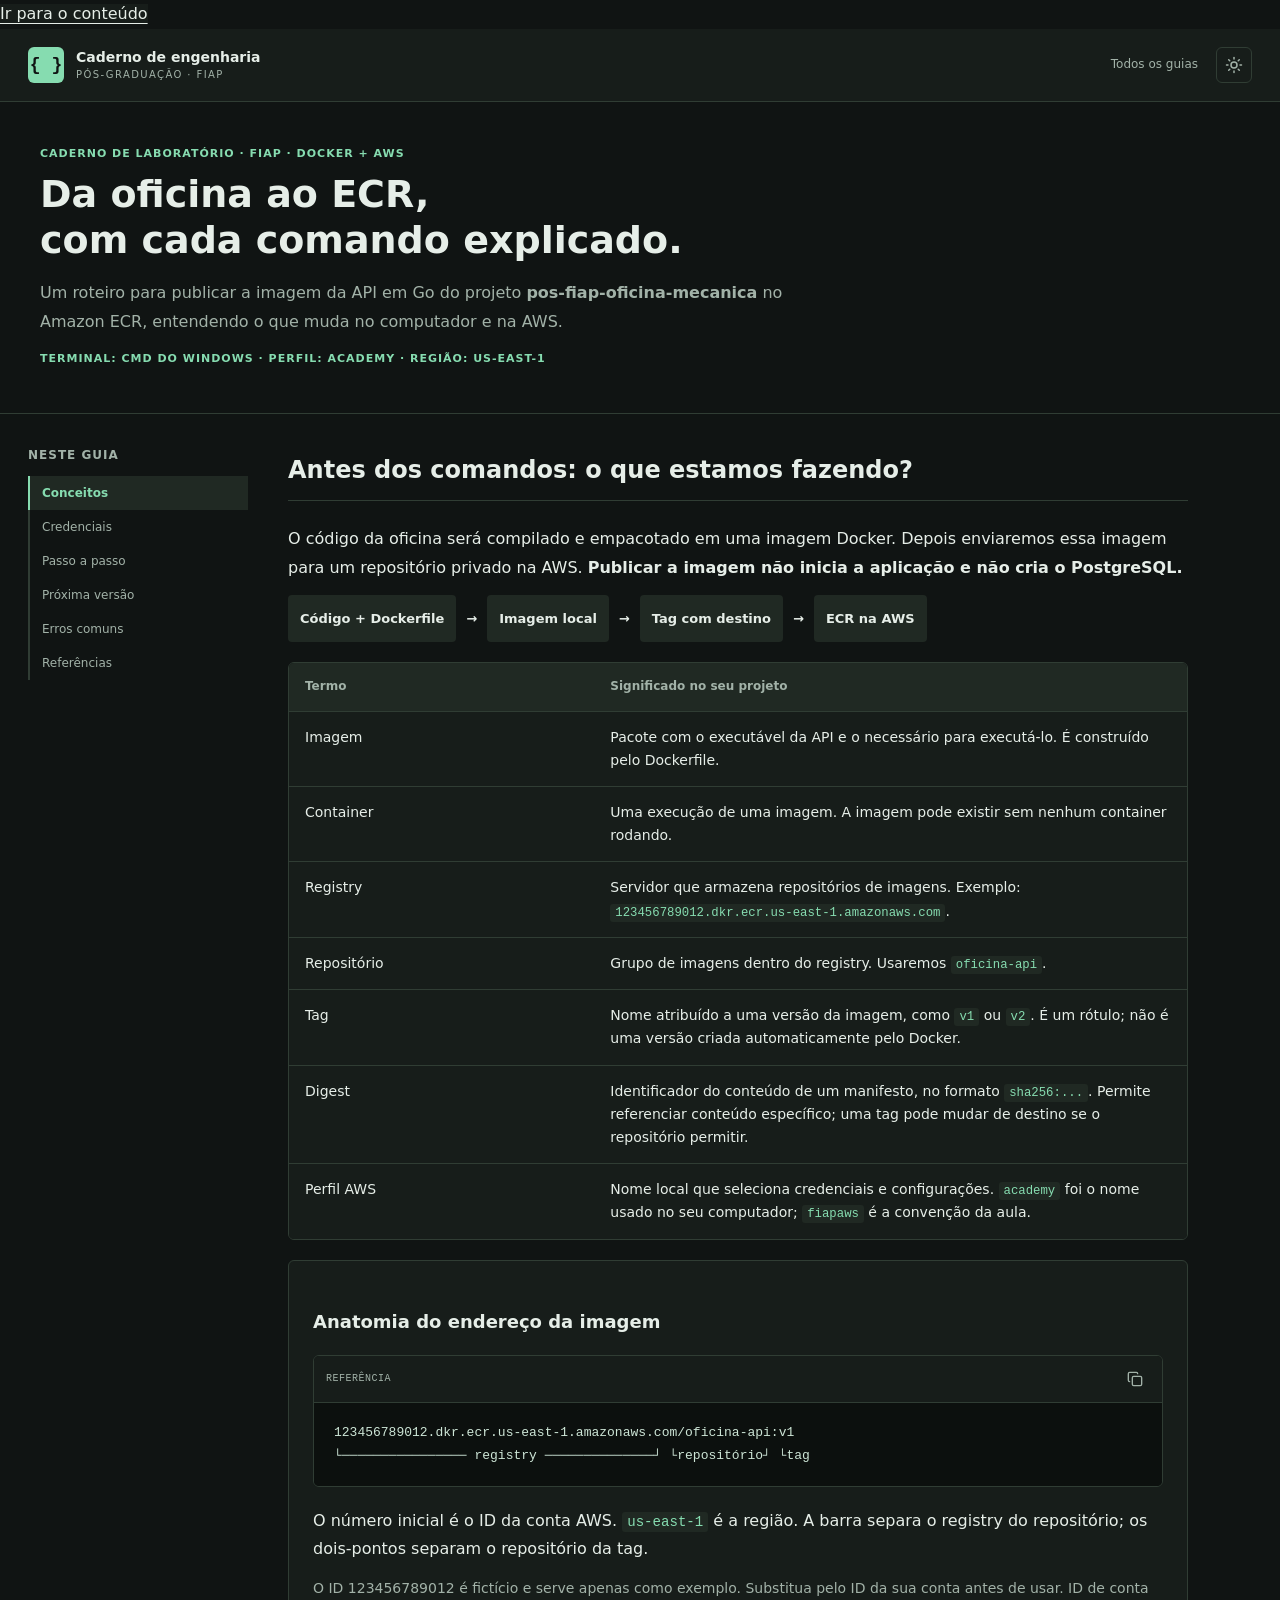
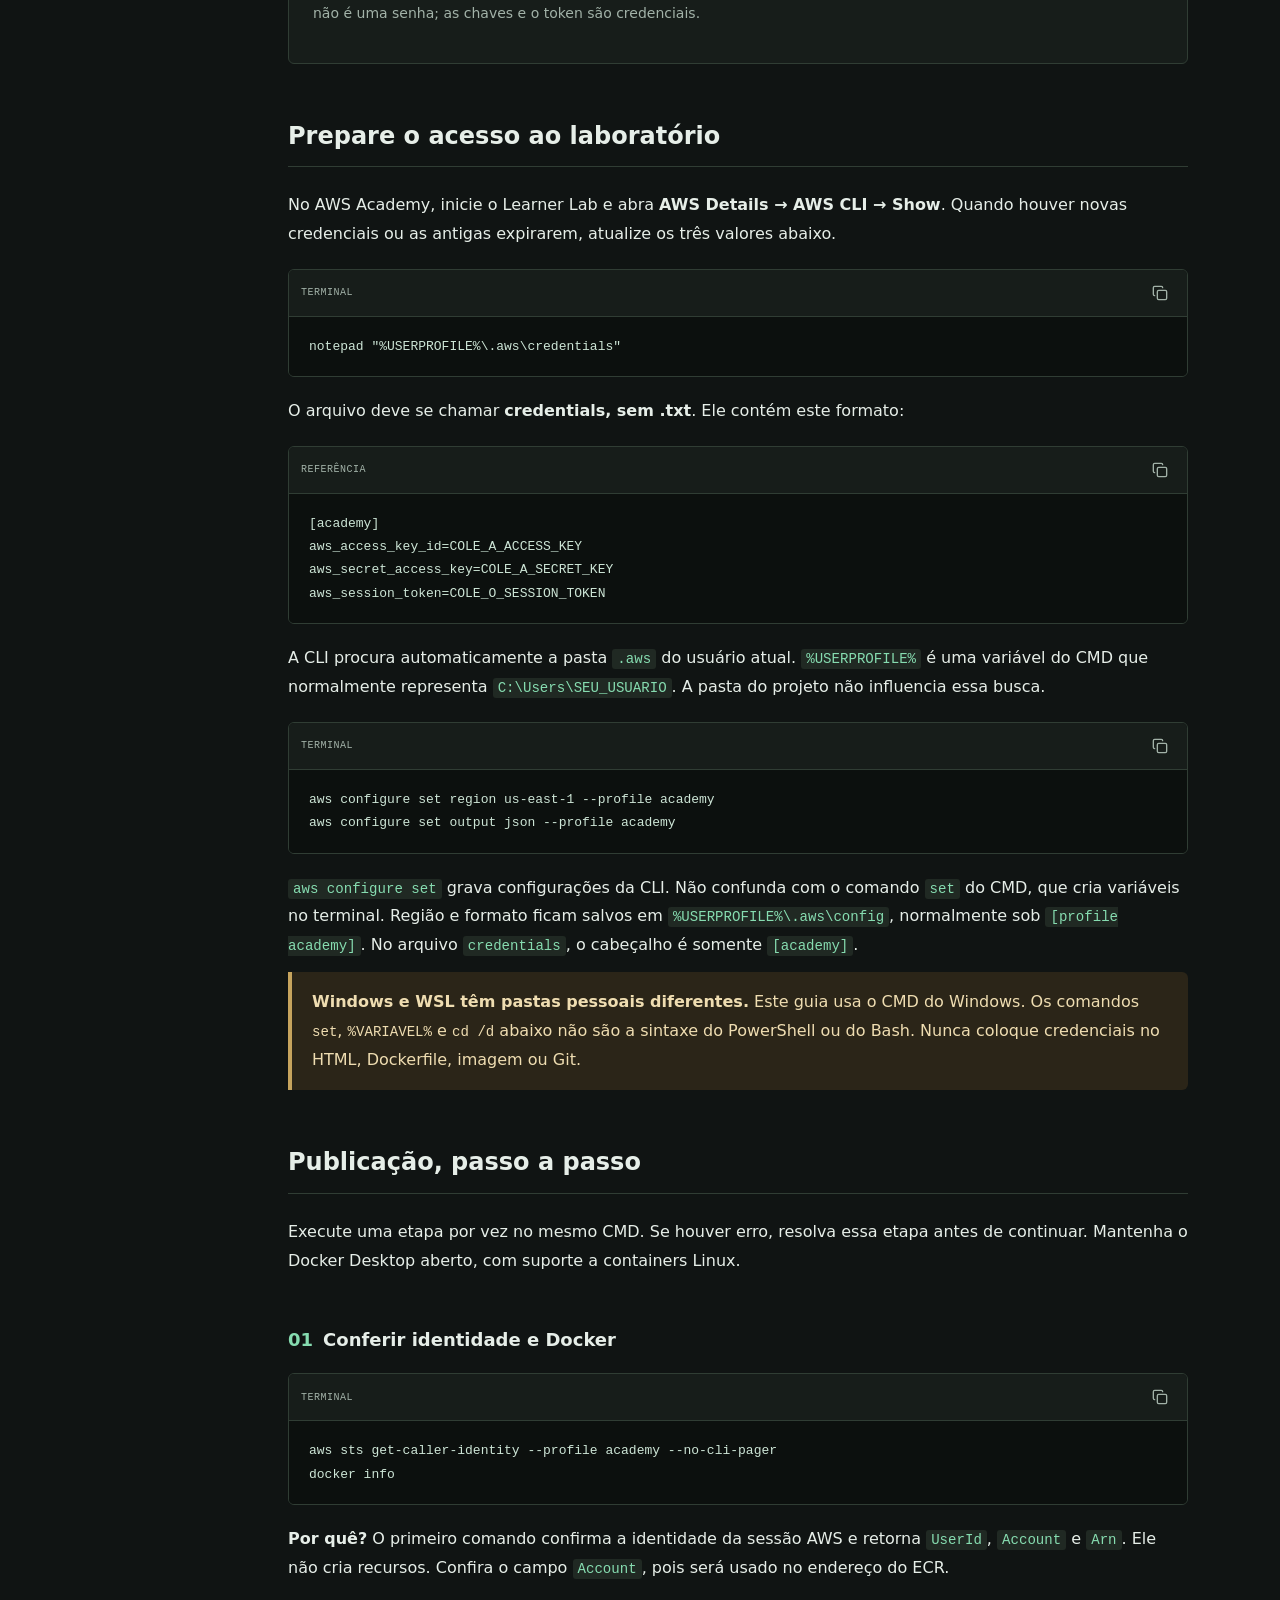
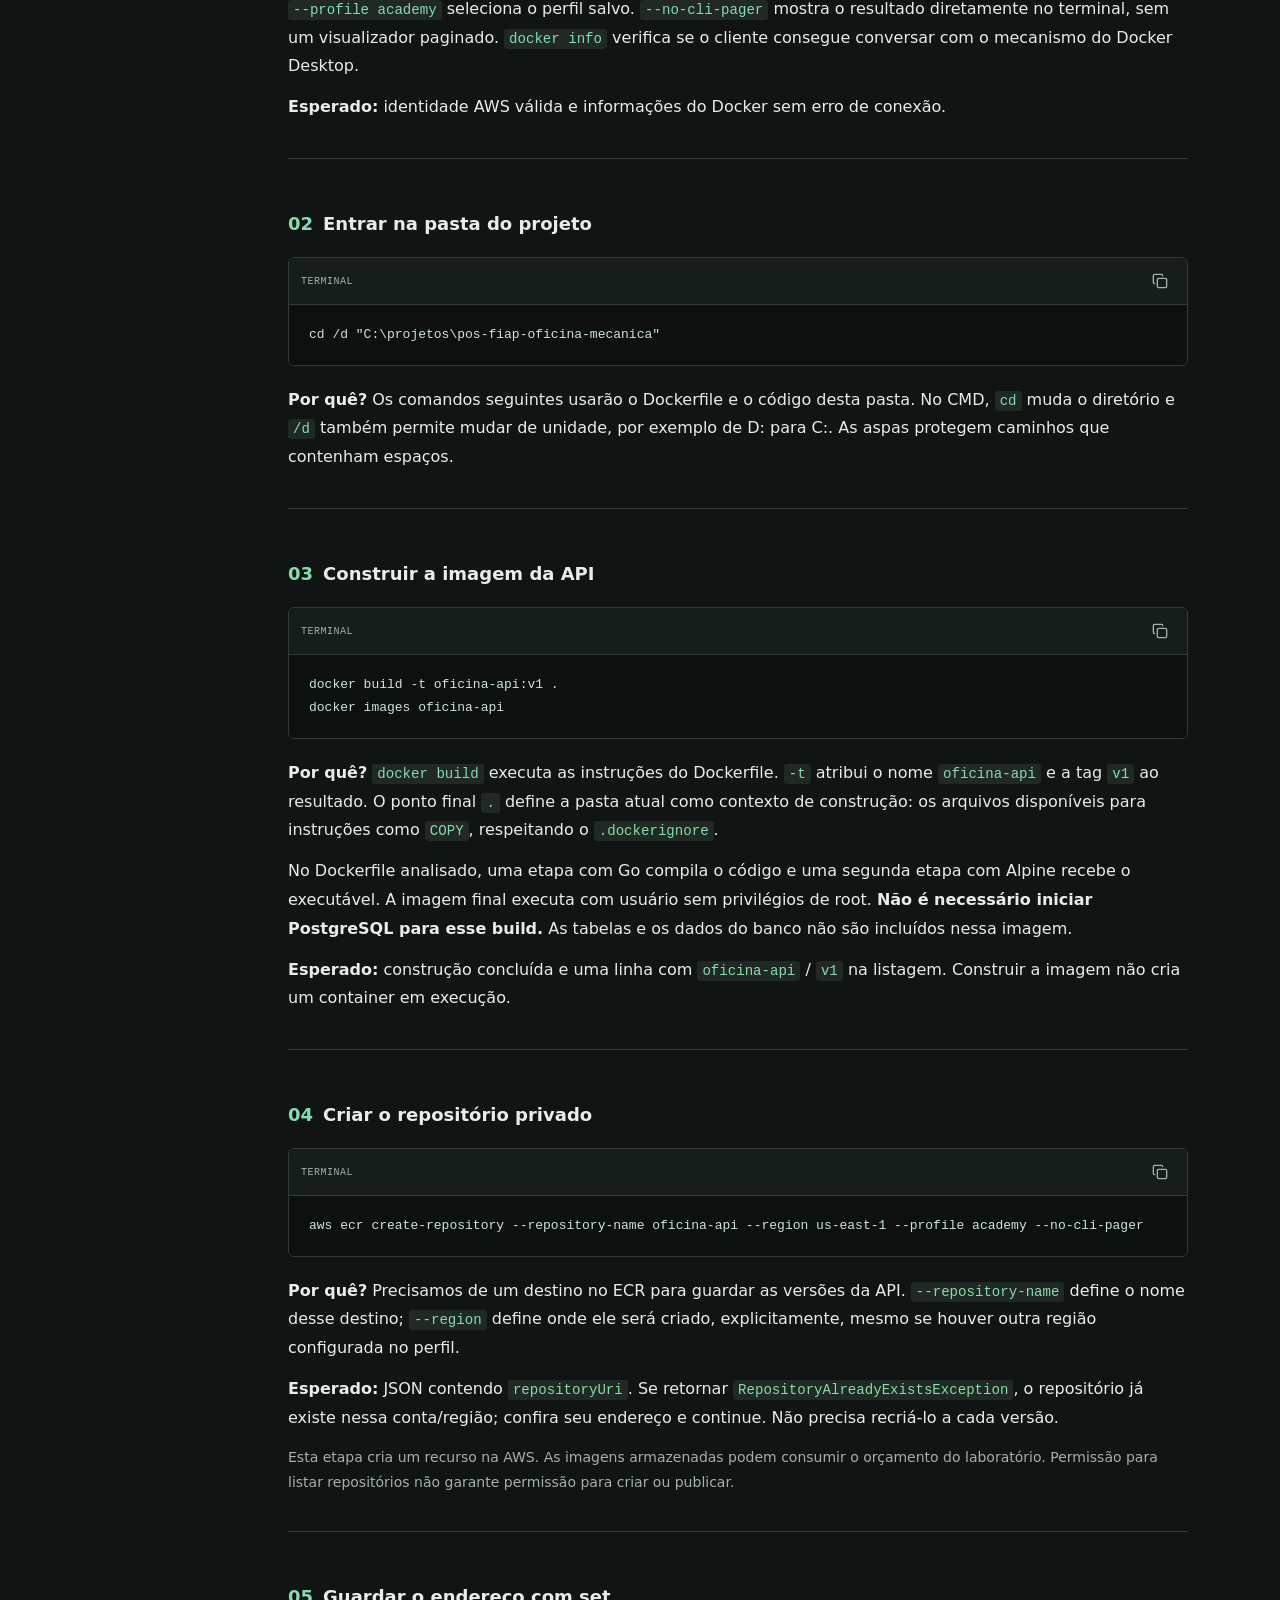
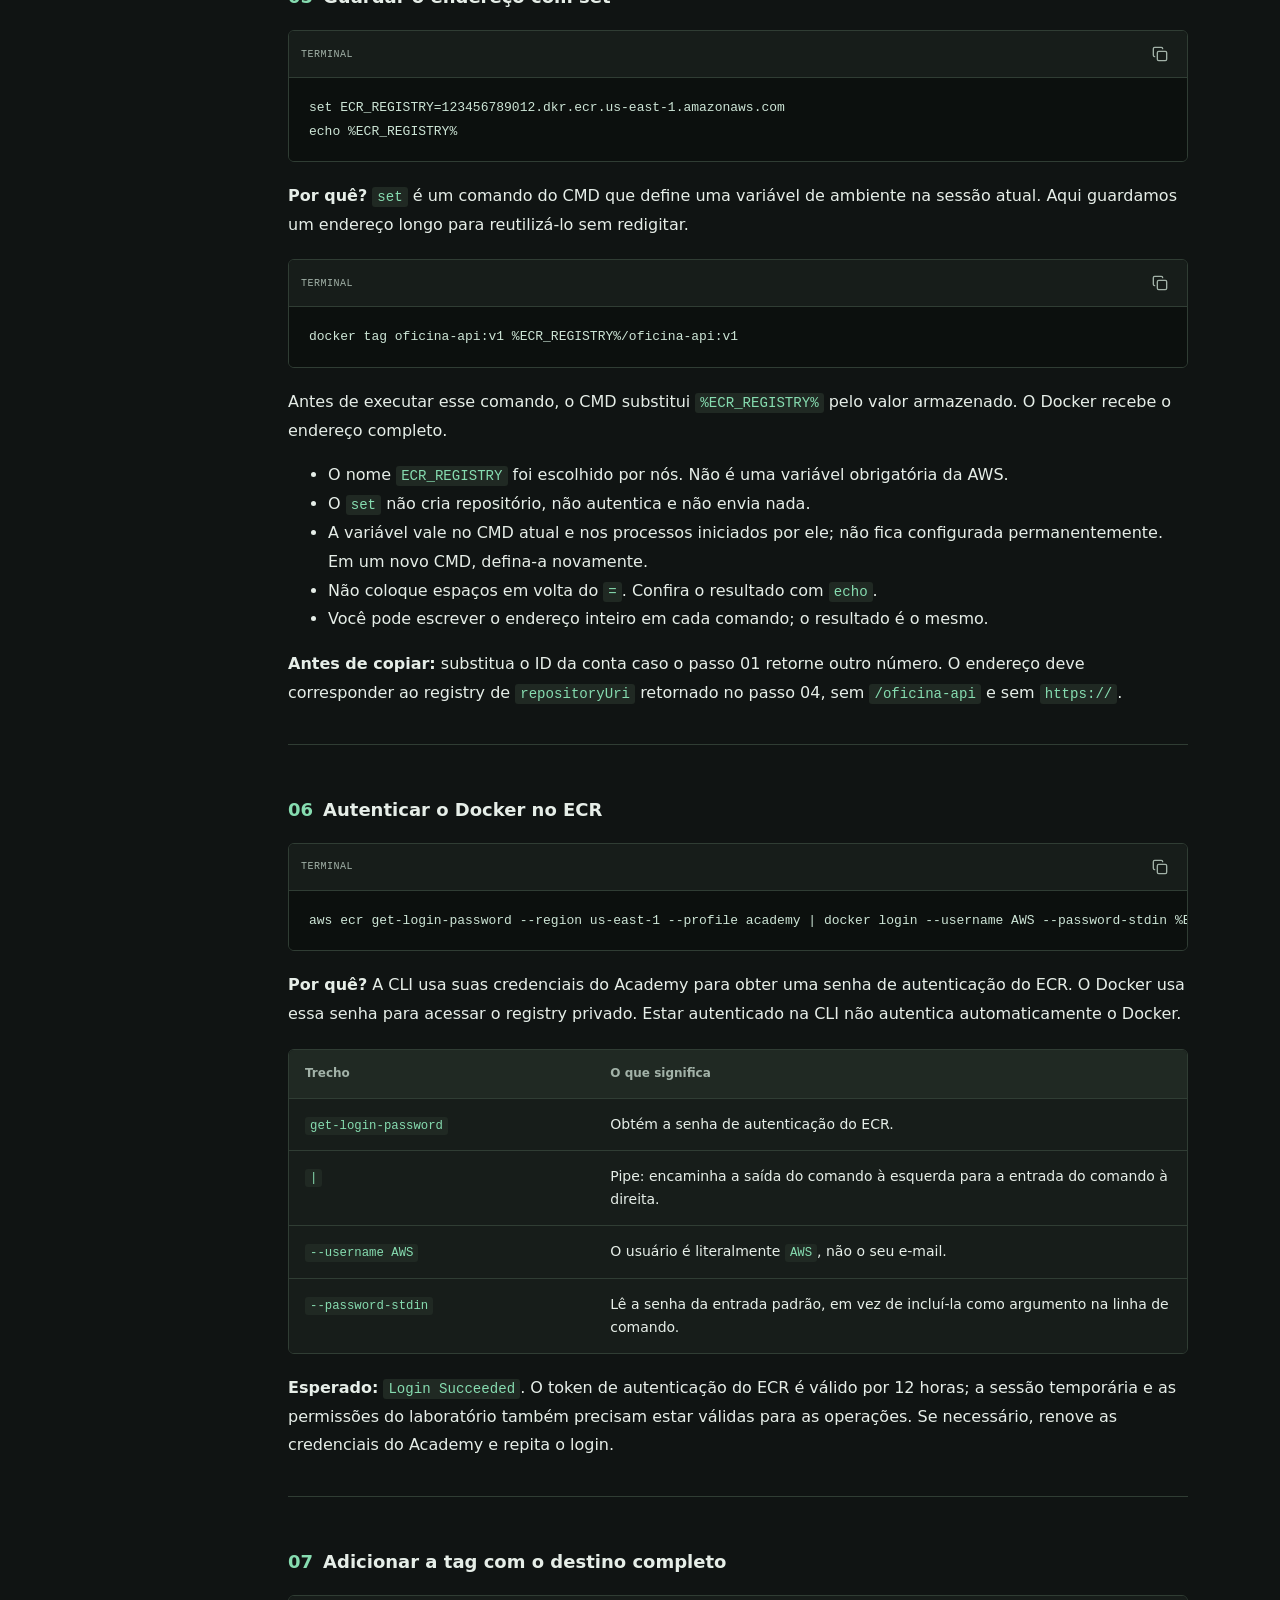
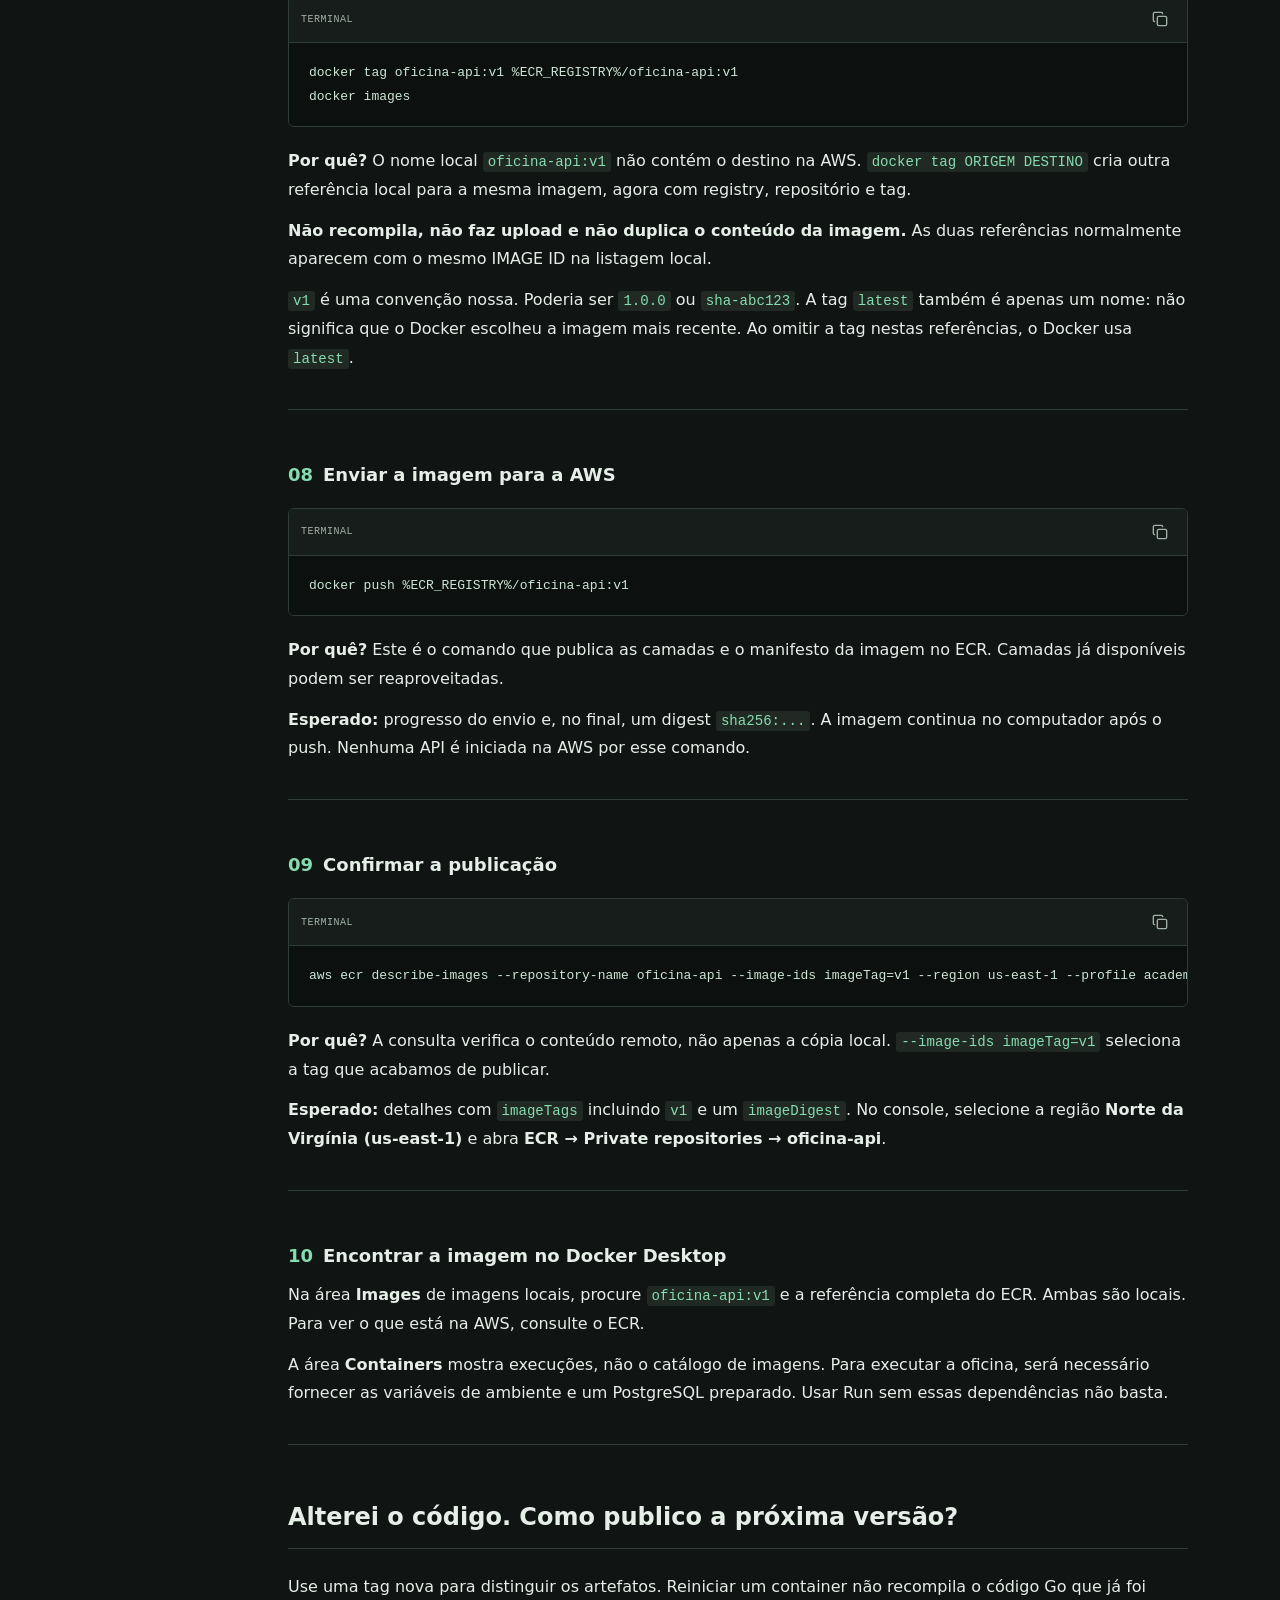
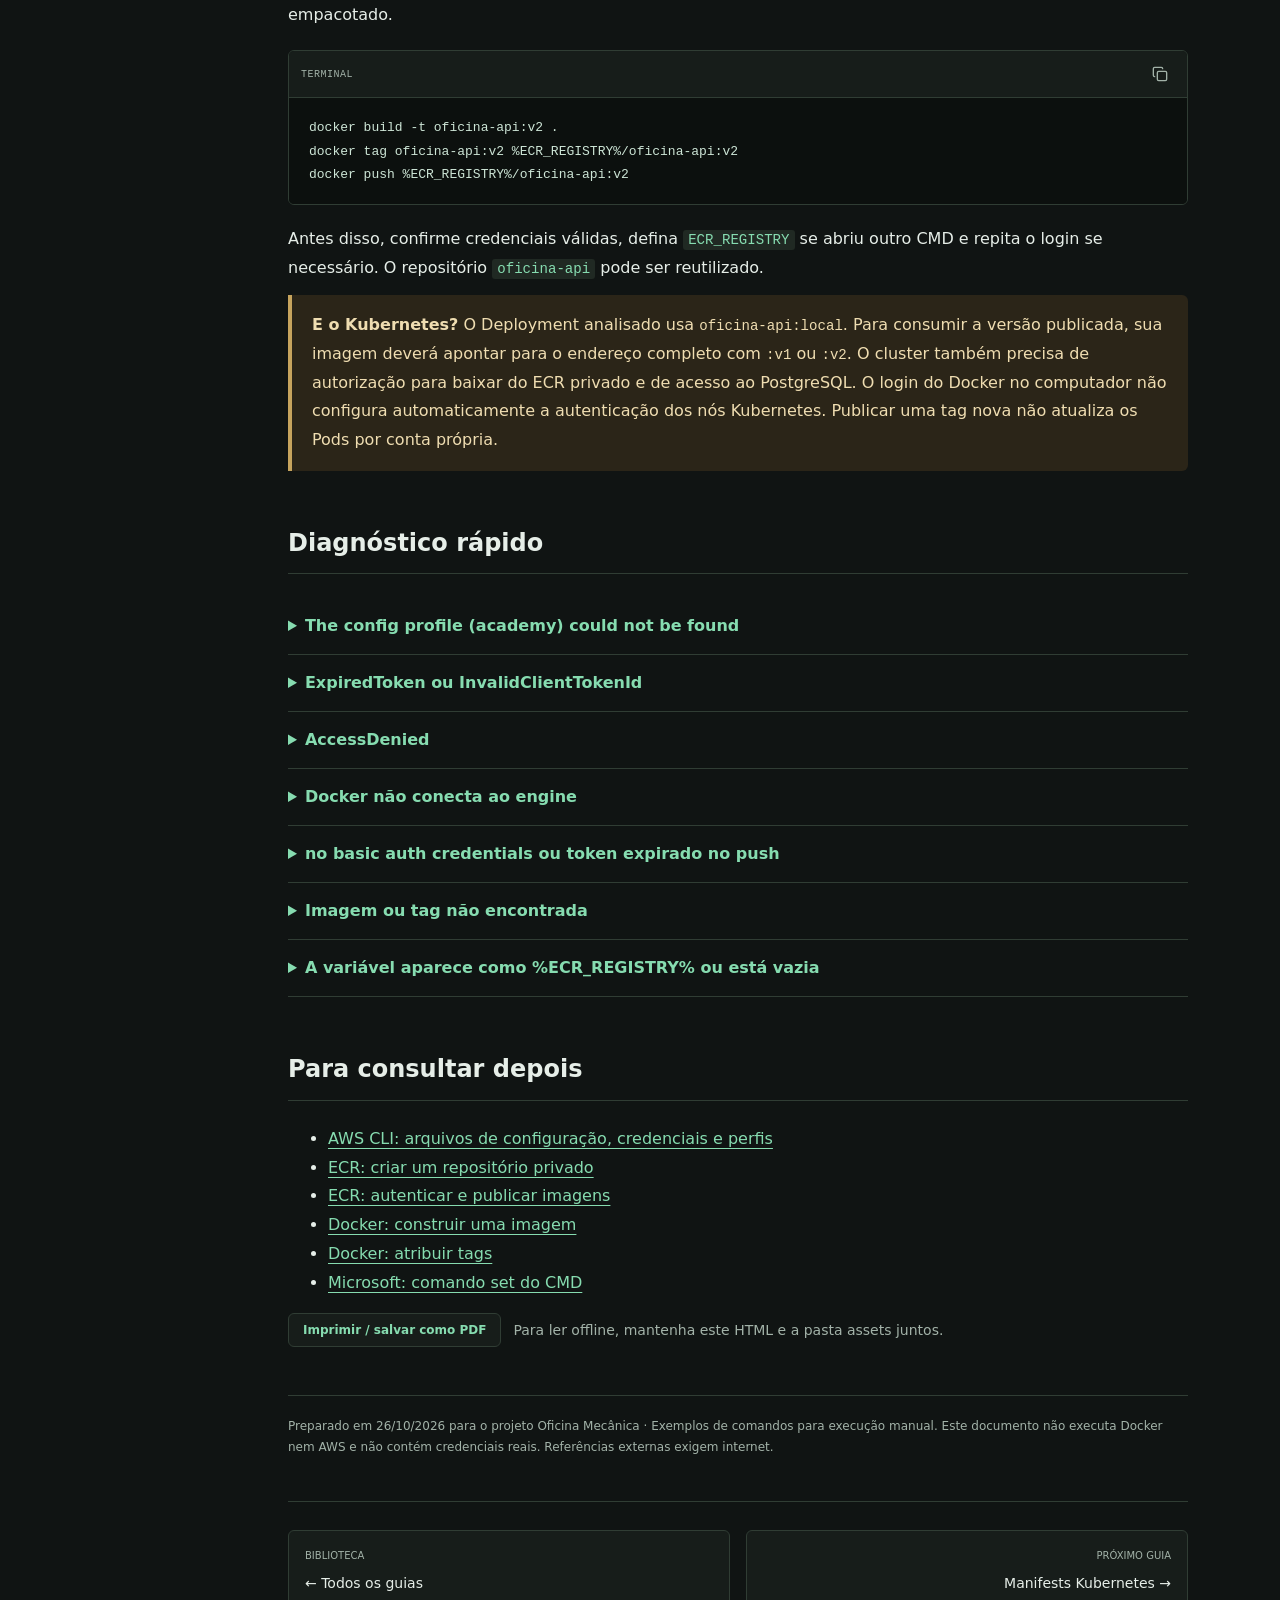
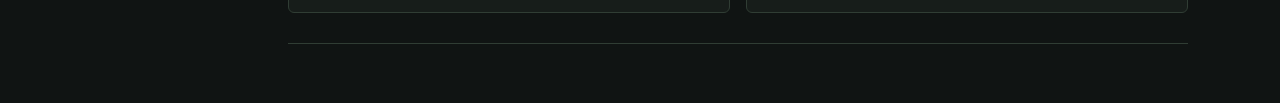
<file: guia-oficina-ecr.html>
<!doctype html>
<html lang="pt-BR">
<head>
<script src="assets/theme.js"></script>
<meta charset="utf-8">
<meta name="viewport" content="width=device-width, initial-scale=1">
<title>Da oficina ao ECR — guia comentado</title>
<style>
:root{color-scheme:light;--ink:#172d3b;--muted:#526675;--paper:#f5f5ef;--line:#d9dfda;--accent:#086c60}*{box-sizing:border-box}body{margin:0;background:var(--paper);color:var(--ink);font:17px/1.7 system-ui,sans-serif}header{background:#132f3c;color:#fff;padding:64px max(24px,calc((100vw - 1000px)/2))}header p{color:#c8dedc;max-width:720px}h1{font-size:clamp(32px,5vw,58px);line-height:1.12;letter-spacing:-2px;max-width:800px;margin:18px 0}h2{line-height:1.3;font-size:28px}h3{font-size:20px}a{color:var(--accent)}header a{color:#bde7df}.eyebrow{font:700 12px/1.5 system-ui;letter-spacing:2px;text-transform:uppercase}main{max-width:1000px;margin:auto;padding:32px 24px 70px}nav{display:flex;flex-wrap:wrap;gap:10px 24px;padding:18px 0 30px;border-bottom:1px solid var(--line)}section{padding-top:30px;scroll-margin-top:20px}.card,article{background:#fff;border:1px solid var(--line);border-radius:14px;padding:24px;margin:20px 0}article h3{margin-top:0}.num{color:var(--accent);font-weight:800;margin-right:10px}.note{border-left:4px solid var(--accent);background:#e7f1eb;padding:16px 20px;border-radius:0 8px 8px 0}pre{background:#122b37;color:#e4f5ed;padding:20px;overflow:auto;border-radius:10px;font:14px/1.7 Consolas,monospace;white-space:pre;tab-size:2}code{font-family:Consolas,monospace;overflow-wrap:anywhere}p code,li code,td code{background:#edf1ec;padding:2px 5px;border-radius:4px}table{width:100%;border-collapse:collapse;font-size:15px}th,td{text-align:left;vertical-align:top;border-bottom:1px solid var(--line);padding:12px}th{background:#edf1ec}.table-wrap{overflow:auto}.flow{display:flex;flex-wrap:wrap;gap:10px;align-items:center;font-weight:700}.flow span{background:#e7f1eb;padding:12px;border-radius:8px}.small,footer{font-size:14px;color:var(--muted)}button{background:var(--accent);color:#fff;border:0;border-radius:7px;padding:9px 14px;cursor:pointer;font:600 14px system-ui}button:focus-visible,a:focus-visible{outline:3px solid #d09320;outline-offset:4px}.tools{display:flex;gap:12px;align-items:center;flex-wrap:wrap}.success{color:var(--accent);font-weight:700}details{border-bottom:1px solid var(--line);padding:15px 0}summary{cursor:pointer;font-weight:700}footer{border-top:1px solid var(--line);margin-top:40px;padding-top:20px}@media(max-width:600px){header{padding:40px 24px}article,.card{padding:18px}h1{letter-spacing:-1px}th,td{padding:9px}}@media print{header{background:white;color:#172d3b;padding:0}header p{color:#526675}nav,.tools,button{display:none}body{background:white;font-size:11pt}main{max-width:none;padding:0}article,pre,.card{break-inside:avoid}pre{white-space:pre-wrap;background:#eef1ed;color:#172d3b;border:1px solid #ccc}a{color:inherit}h1{font-size:30pt}h2{font-size:20pt}}
</style>
<link rel="stylesheet" href="assets/site.css">
<script src="assets/site.js" defer></script>
</head>
<body>
<header><div class="eyebrow">Caderno de laboratório · FIAP · Docker + AWS</div><h1>Da oficina ao ECR,<br>com cada comando explicado.</h1><p>Um roteiro para publicar a imagem da API em Go do projeto <strong>pos-fiap-oficina-mecanica</strong> no Amazon ECR, entendendo o que muda no computador e na AWS.</p><p class="eyebrow">Terminal: CMD do Windows · Perfil: academy · Região: us-east-1</p></header>
<main id="conteudo">
<nav aria-label="Conteúdo"><a href="#conceitos">Conceitos</a><a href="#credenciais">Credenciais</a><a href="#roteiro">Passo a passo</a><a href="#atualizar">Próxima versão</a><a href="#erros">Erros comuns</a><a href="#fontes">Referências</a></nav>
<section id="conceitos"><h2>Antes dos comandos: o que estamos fazendo?</h2><p>O código da oficina será compilado e empacotado em uma imagem Docker. Depois enviaremos essa imagem para um repositório privado na AWS. <strong>Publicar a imagem não inicia a aplicação e não cria o PostgreSQL.</strong></p><div class="flow" aria-label="Fluxo de publicação"><span>Código + Dockerfile</span> → <span>Imagem local</span> → <span>Tag com destino</span> → <span>ECR na AWS</span></div>
<div class="table-wrap"><table><thead><tr><th>Termo</th><th>Significado no seu projeto</th></tr></thead><tbody>
<tr><td>Imagem</td><td>Pacote com o executável da API e o necessário para executá-lo. É construído pelo Dockerfile.</td></tr>
<tr><td>Container</td><td>Uma execução de uma imagem. A imagem pode existir sem nenhum container rodando.</td></tr>
<tr><td>Registry</td><td>Servidor que armazena repositórios de imagens. Exemplo: <code>123456789012.dkr.ecr.us-east-1.amazonaws.com</code>.</td></tr>
<tr><td>Repositório</td><td>Grupo de imagens dentro do registry. Usaremos <code>oficina-api</code>.</td></tr>
<tr><td>Tag</td><td>Nome atribuído a uma versão da imagem, como <code>v1</code> ou <code>v2</code>. É um rótulo; não é uma versão criada automaticamente pelo Docker.</td></tr>
<tr><td>Digest</td><td>Identificador do conteúdo de um manifesto, no formato <code>sha256:...</code>. Permite referenciar conteúdo específico; uma tag pode mudar de destino se o repositório permitir.</td></tr>
<tr><td>Perfil AWS</td><td>Nome local que seleciona credenciais e configurações. <code>academy</code> foi o nome usado no seu computador; <code>fiapaws</code> é a convenção da aula.</td></tr>
</tbody></table></div>
<div class="card"><h3>Anatomia do endereço da imagem</h3><pre>123456789012.dkr.ecr.us-east-1.amazonaws.com/oficina-api:v1
└──────────────── registry ──────────────┘ └repositório┘ └tag</pre><p>O número inicial é o ID da conta AWS. <code>us-east-1</code> é a região. A barra separa o registry do repositório; os dois-pontos separam o repositório da tag.</p><p class="small">O ID 123456789012 é fictício e serve apenas como exemplo. Substitua pelo ID da sua conta antes de usar. ID de conta não é uma senha; as chaves e o token são credenciais.</p></div></section>
<section id="credenciais"><h2>Prepare o acesso ao laboratório</h2><p>No AWS Academy, inicie o Learner Lab e abra <strong>AWS Details → AWS CLI → Show</strong>. Quando houver novas credenciais ou as antigas expirarem, atualize os três valores abaixo.</p><pre>notepad "%USERPROFILE%\.aws\credentials"</pre><p>O arquivo deve se chamar <strong>credentials, sem .txt</strong>. Ele contém este formato:</p><pre>[academy]
aws_access_key_id=COLE_A_ACCESS_KEY
aws_secret_access_key=COLE_A_SECRET_KEY
aws_session_token=COLE_O_SESSION_TOKEN</pre><p>A CLI procura automaticamente a pasta <code>.aws</code> do usuário atual. <code>%USERPROFILE%</code> é uma variável do CMD que normalmente representa <code>C:\Users\SEU_USUARIO</code>. A pasta do projeto não influencia essa busca.</p><pre>aws configure set region us-east-1 --profile academy
aws configure set output json --profile academy</pre><p><code>aws configure set</code> grava configurações da CLI. Não confunda com o comando <code>set</code> do CMD, que cria variáveis no terminal. Região e formato ficam salvos em <code>%USERPROFILE%\.aws\config</code>, normalmente sob <code>[profile academy]</code>. No arquivo <code>credentials</code>, o cabeçalho é somente <code>[academy]</code>.</p><div class="note"><strong>Windows e WSL têm pastas pessoais diferentes.</strong> Este guia usa o CMD do Windows. Os comandos <code>set</code>, <code>%VARIAVEL%</code> e <code>cd /d</code> abaixo não são a sintaxe do PowerShell ou do Bash. Nunca coloque credenciais no HTML, Dockerfile, imagem ou Git.</div></section>
<section id="roteiro"><h2>Publicação, passo a passo</h2><p>Execute uma etapa por vez no mesmo CMD. Se houver erro, resolva essa etapa antes de continuar. Mantenha o Docker Desktop aberto, com suporte a containers Linux.</p>
<article><h3><span class="num">01</span>Conferir identidade e Docker</h3><pre>aws sts get-caller-identity --profile academy --no-cli-pager
docker info</pre><p><strong>Por quê?</strong> O primeiro comando confirma a identidade da sessão AWS e retorna <code>UserId</code>, <code>Account</code> e <code>Arn</code>. Ele não cria recursos. Confira o campo <code>Account</code>, pois será usado no endereço do ECR.</p><p><code>--profile academy</code> seleciona o perfil salvo. <code>--no-cli-pager</code> mostra o resultado diretamente no terminal, sem um visualizador paginado. <code>docker info</code> verifica se o cliente consegue conversar com o mecanismo do Docker Desktop.</p><p><strong>Esperado:</strong> identidade AWS válida e informações do Docker sem erro de conexão.</p></article>
<article><h3><span class="num">02</span>Entrar na pasta do projeto</h3><pre>cd /d "C:\projetos\pos-fiap-oficina-mecanica"</pre><p><strong>Por quê?</strong> Os comandos seguintes usarão o Dockerfile e o código desta pasta. No CMD, <code>cd</code> muda o diretório e <code>/d</code> também permite mudar de unidade, por exemplo de D: para C:. As aspas protegem caminhos que contenham espaços.</p></article>
<article><h3><span class="num">03</span>Construir a imagem da API</h3><pre>docker build -t oficina-api:v1 .
docker images oficina-api</pre><p><strong>Por quê?</strong> <code>docker build</code> executa as instruções do Dockerfile. <code>-t</code> atribui o nome <code>oficina-api</code> e a tag <code>v1</code> ao resultado. O ponto final <code>.</code> define a pasta atual como contexto de construção: os arquivos disponíveis para instruções como <code>COPY</code>, respeitando o <code>.dockerignore</code>.</p><p>No Dockerfile analisado, uma etapa com Go compila o código e uma segunda etapa com Alpine recebe o executável. A imagem final executa com usuário sem privilégios de root. <strong>Não é necessário iniciar PostgreSQL para esse build.</strong> As tabelas e os dados do banco não são incluídos nessa imagem.</p><p><strong>Esperado:</strong> construção concluída e uma linha com <code>oficina-api</code> / <code>v1</code> na listagem. Construir a imagem não cria um container em execução.</p></article>
<article><h3><span class="num">04</span>Criar o repositório privado</h3><pre>aws ecr create-repository --repository-name oficina-api --region us-east-1 --profile academy --no-cli-pager</pre><p><strong>Por quê?</strong> Precisamos de um destino no ECR para guardar as versões da API. <code>--repository-name</code> define o nome desse destino; <code>--region</code> define onde ele será criado, explicitamente, mesmo se houver outra região configurada no perfil.</p><p><strong>Esperado:</strong> JSON contendo <code>repositoryUri</code>. Se retornar <code>RepositoryAlreadyExistsException</code>, o repositório já existe nessa conta/região; confira seu endereço e continue. Não precisa recriá-lo a cada versão.</p><p class="small">Esta etapa cria um recurso na AWS. As imagens armazenadas podem consumir o orçamento do laboratório. Permissão para listar repositórios não garante permissão para criar ou publicar.</p></article>
<article><h3><span class="num">05</span>Guardar o endereço com set</h3><pre>set ECR_REGISTRY=123456789012.dkr.ecr.us-east-1.amazonaws.com
echo %ECR_REGISTRY%</pre><p><strong>Por quê?</strong> <code>set</code> é um comando do CMD que define uma variável de ambiente na sessão atual. Aqui guardamos um endereço longo para reutilizá-lo sem redigitar.</p><pre>docker tag oficina-api:v1 %ECR_REGISTRY%/oficina-api:v1</pre><p>Antes de executar esse comando, o CMD substitui <code>%ECR_REGISTRY%</code> pelo valor armazenado. O Docker recebe o endereço completo.</p><ul><li>O nome <code>ECR_REGISTRY</code> foi escolhido por nós. Não é uma variável obrigatória da AWS.</li><li>O <code>set</code> não cria repositório, não autentica e não envia nada.</li><li>A variável vale no CMD atual e nos processos iniciados por ele; não fica configurada permanentemente. Em um novo CMD, defina-a novamente.</li><li>Não coloque espaços em volta do <code>=</code>. Confira o resultado com <code>echo</code>.</li><li>Você pode escrever o endereço inteiro em cada comando; o resultado é o mesmo.</li></ul><p><strong>Antes de copiar:</strong> substitua o ID da conta caso o passo 01 retorne outro número. O endereço deve corresponder ao registry de <code>repositoryUri</code> retornado no passo 04, sem <code>/oficina-api</code> e sem <code>https://</code>.</p></article>
<article><h3><span class="num">06</span>Autenticar o Docker no ECR</h3><pre>aws ecr get-login-password --region us-east-1 --profile academy | docker login --username AWS --password-stdin %ECR_REGISTRY%</pre><p><strong>Por quê?</strong> A CLI usa suas credenciais do Academy para obter uma senha de autenticação do ECR. O Docker usa essa senha para acessar o registry privado. Estar autenticado na CLI não autentica automaticamente o Docker.</p><div class="table-wrap"><table><thead><tr><th>Trecho</th><th>O que significa</th></tr></thead><tbody><tr><td><code>get-login-password</code></td><td>Obtém a senha de autenticação do ECR.</td></tr><tr><td><code>|</code></td><td>Pipe: encaminha a saída do comando à esquerda para a entrada do comando à direita.</td></tr><tr><td><code>--username AWS</code></td><td>O usuário é literalmente <code>AWS</code>, não o seu e-mail.</td></tr><tr><td><code>--password-stdin</code></td><td>Lê a senha da entrada padrão, em vez de incluí-la como argumento na linha de comando.</td></tr></tbody></table></div><p><strong>Esperado:</strong> <code>Login Succeeded</code>. O token de autenticação do ECR é válido por 12 horas; a sessão temporária e as permissões do laboratório também precisam estar válidas para as operações. Se necessário, renove as credenciais do Academy e repita o login.</p></article>
<article><h3><span class="num">07</span>Adicionar a tag com o destino completo</h3><pre>docker tag oficina-api:v1 %ECR_REGISTRY%/oficina-api:v1
docker images</pre><p><strong>Por quê?</strong> O nome local <code>oficina-api:v1</code> não contém o destino na AWS. <code>docker tag ORIGEM DESTINO</code> cria outra referência local para a mesma imagem, agora com registry, repositório e tag.</p><p><strong>Não recompila, não faz upload e não duplica o conteúdo da imagem.</strong> As duas referências normalmente aparecem com o mesmo IMAGE ID na listagem local.</p><p><code>v1</code> é uma convenção nossa. Poderia ser <code>1.0.0</code> ou <code>sha-abc123</code>. A tag <code>latest</code> também é apenas um nome: não significa que o Docker escolheu a imagem mais recente. Ao omitir a tag nestas referências, o Docker usa <code>latest</code>.</p></article>
<article><h3><span class="num">08</span>Enviar a imagem para a AWS</h3><pre>docker push %ECR_REGISTRY%/oficina-api:v1</pre><p><strong>Por quê?</strong> Este é o comando que publica as camadas e o manifesto da imagem no ECR. Camadas já disponíveis podem ser reaproveitadas.</p><p><strong>Esperado:</strong> progresso do envio e, no final, um digest <code>sha256:...</code>. A imagem continua no computador após o push. Nenhuma API é iniciada na AWS por esse comando.</p></article>
<article><h3><span class="num">09</span>Confirmar a publicação</h3><pre>aws ecr describe-images --repository-name oficina-api --image-ids imageTag=v1 --region us-east-1 --profile academy --no-cli-pager</pre><p><strong>Por quê?</strong> A consulta verifica o conteúdo remoto, não apenas a cópia local. <code>--image-ids imageTag=v1</code> seleciona a tag que acabamos de publicar.</p><p><strong>Esperado:</strong> detalhes com <code>imageTags</code> incluindo <code>v1</code> e um <code>imageDigest</code>. No console, selecione a região <strong>Norte da Virgínia (us-east-1)</strong> e abra <strong>ECR → Private repositories → oficina-api</strong>.</p></article>
<article><h3><span class="num">10</span>Encontrar a imagem no Docker Desktop</h3><p>Na área <strong>Images</strong> de imagens locais, procure <code>oficina-api:v1</code> e a referência completa do ECR. Ambas são locais. Para ver o que está na AWS, consulte o ECR.</p><p>A área <strong>Containers</strong> mostra execuções, não o catálogo de imagens. Para executar a oficina, será necessário fornecer as variáveis de ambiente e um PostgreSQL preparado. Usar Run sem essas dependências não basta.</p></article>
</section>
<section id="atualizar"><h2>Alterei o código. Como publico a próxima versão?</h2><p>Use uma tag nova para distinguir os artefatos. Reiniciar um container não recompila o código Go que já foi empacotado.</p><pre>docker build -t oficina-api:v2 .
docker tag oficina-api:v2 %ECR_REGISTRY%/oficina-api:v2
docker push %ECR_REGISTRY%/oficina-api:v2</pre><p>Antes disso, confirme credenciais válidas, defina <code>ECR_REGISTRY</code> se abriu outro CMD e repita o login se necessário. O repositório <code>oficina-api</code> pode ser reutilizado.</p><div class="note"><strong>E o Kubernetes?</strong> O Deployment analisado usa <code>oficina-api:local</code>. Para consumir a versão publicada, sua imagem deverá apontar para o endereço completo com <code>:v1</code> ou <code>:v2</code>. O cluster também precisa de autorização para baixar do ECR privado e de acesso ao PostgreSQL. O login do Docker no computador não configura automaticamente a autenticação dos nós Kubernetes. Publicar uma tag nova não atualiza os Pods por conta própria.</div></section>
<section id="erros"><h2>Diagnóstico rápido</h2><details><summary>The config profile (academy) could not be found</summary><p>Confira <code>%USERPROFILE%\.aws\credentials</code>, sem extensão .txt, e o cabeçalho <code>[academy]</code>. Um arquivo chamado <code>academy.txt</code> não é carregado automaticamente. O nome do perfil é a seção dentro do arquivo, não o nome do arquivo.</p></details><details><summary>ExpiredToken ou InvalidClientTokenId</summary><p>Atualize access key, secret key e session token juntos, com os valores da mesma sessão do laboratório. Confirme o perfil e repita <code>aws sts get-caller-identity --profile academy</code>.</p></details><details><summary>AccessDenied</summary><p>Leia qual operação foi negada. Conseguir autenticar ou listar repositórios não garante permissão para criar repositórios, obter autorização do ECR ou enviar imagens. Consulte as restrições e permissões do laboratório.</p></details><details><summary>Docker não conecta ao engine</summary><p>Abra o Docker Desktop, espere a inicialização e teste <code>docker info</code>. Confira o uso de containers Linux e o contexto Docker selecionado.</p></details><details><summary>no basic auth credentials ou token expirado no push</summary><p>Repita o login do passo 06 para o mesmo registry e região do destino. Se a sessão Academy expirou, atualize suas credenciais primeiro.</p></details><details><summary>Imagem ou tag não encontrada</summary><p>Use <code>docker images</code> para verificar nomes locais e tags. Confirme que o build terminou e que o passo <code>docker tag</code> foi executado com o endereço correto. Na AWS, confirme conta, região, repositório e tag consultados.</p></details><details><summary>A variável aparece como %ECR_REGISTRY% ou está vazia</summary><p>Este guia é para CMD. Execute o <code>set ECR_REGISTRY=...</code> na mesma janela dos comandos seguintes. PowerShell usa outra sintaxe: <code>$env:ECR_REGISTRY = "endereco"</code> e <code>$env:ECR_REGISTRY</code>.</p></details></section>
<section id="fontes"><h2>Para consultar depois</h2><ul><li><a href="https://docs.aws.amazon.com/cli/latest/userguide/cli-configure-files.html">AWS CLI: arquivos de configuração, credenciais e perfis</a></li><li><a href="https://docs.aws.amazon.com/AmazonECR/latest/userguide/repository-create.html">ECR: criar um repositório privado</a></li><li><a href="https://docs.aws.amazon.com/AmazonECR/latest/userguide/docker-push-ecr-image.html">ECR: autenticar e publicar imagens</a></li><li><a href="https://docs.docker.com/reference/cli/docker/image/build/">Docker: construir uma imagem</a></li><li><a href="https://docs.docker.com/reference/cli/docker/image/tag/">Docker: atribuir tags</a></li><li><a href="https://learn.microsoft.com/en-us/windows-server/administration/windows-commands/set_1">Microsoft: comando set do CMD</a></li></ul><div class="tools"><button type="button" onclick="window.print()">Imprimir / salvar como PDF</button><span class="small">Para ler offline, mantenha este HTML e a pasta assets juntos.</span></div></section>
<footer>Preparado em 26/10/2026 para o projeto Oficina Mecânica · Exemplos de comandos para execução manual. Este documento não executa Docker nem AWS e não contém credenciais reais. Referências externas exigem internet.</footer>
</main>
</body></html>
</file>
<file: assets/site.css>
:root{--paper:#101413;--surface:#171d1a;--surface-raised:#202923;--ink:#e6eee8;--muted:#a2b2a8;--line:#303d34;--green:#86dcb0;--accent:#86dcb0;--pink:#ef8cae;--code-bg:#0c100e;--code-ink:#cde5d6;--note-bg:#2b2518;--note-ink:#efddb1;--note-edge:#c6a45d;--wash-blue:#172b30;--wash-violet:#23283c;--font:system-ui,-apple-system,BlinkMacSystemFont,"Segoe UI",sans-serif;color-scheme:dark}
:root[data-theme=light]{--paper:#f6f8f5;--surface:#fff;--surface-raised:#edf2ed;--ink:#202a27;--muted:#56665d;--line:#d6e0d7;--green:#1c6247;--accent:#1c6247;--pink:#aa2452;--code-bg:#18251e;--code-ink:#e0f0e5;--note-bg:#fff3d9;--note-ink:#654b16;--note-edge:#a87920;--wash-blue:#edf4f7;--wash-violet:#edf1fb;color-scheme:light}
*{box-sizing:border-box}html{scroll-padding-top:105px}body{background:var(--paper);color:var(--ink);font-family:var(--font);font-size:16px;line-height:1.8;letter-spacing:0}a{color:var(--green);text-underline-offset:4px}a:hover{text-decoration-color:var(--pink)}a:focus-visible,button:focus-visible,summary:focus-visible{outline:3px solid var(--pink);outline-offset:4px}h1,h2,h3{color:var(--ink);letter-spacing:0}p,li,td{overflow-wrap:anywhere}h2{font-size:24px;line-height:1.35}h3{font-size:18px;line-height:1.45}code{font-family:ui-monospace,Consolas,monospace;font-size:.88em;overflow-wrap:anywhere}button{font-family:inherit;letter-spacing:0}.small,.muted{color:var(--muted)}.note{background:var(--note-bg);color:var(--note-ink);border-color:var(--note-edge);border-radius:0 6px 6px 0}.note strong{color:inherit}
.sitebar{position:sticky;top:0;z-index:30;background:var(--surface);border-bottom:1px solid var(--line)}.sitebar-inner{max-width:1280px;padding:0 28px;min-height:72px;margin:auto;display:flex;align-items:center;justify-content:space-between;gap:20px}.site-home{display:flex;align-items:center;gap:12px;text-decoration:none;color:var(--ink);flex-shrink:0}.site-mark{display:grid;place-items:center;width:36px;height:36px;background:var(--green);color:var(--paper);border-radius:6px;font:700 18px ui-monospace,monospace}.site-name{font-size:14px;font-weight:650;line-height:1.4}.site-name small{display:block;color:var(--muted);font-size:10px;font-weight:500;letter-spacing:1.4px}.site-actions{display:flex;align-items:center;gap:8px}.site-link{font-size:12px;text-decoration:none;color:var(--muted);padding:7px 10px}.site-link:hover{color:var(--green)}.icon-button{display:inline-grid;place-items:center;width:36px;height:36px;min-width:36px;padding:0;background:transparent;color:var(--muted);border:1px solid var(--line);border-radius:6px;cursor:pointer}.icon-button:hover{background:var(--surface-raised);color:var(--green)}.ui-icon{display:inline-block;width:18px;height:18px;background:currentColor;mask:var(--icon) center/contain no-repeat;-webkit-mask:var(--icon) center/contain no-repeat}.theme-button .ui-icon{--icon:url('sun.svg')}[data-theme=light] .theme-button .ui-icon{--icon:url('moon.svg')}.progress-track{height:2px;background:transparent;position:absolute;bottom:-2px;left:0;right:0}.progress-fill{height:100%;width:0;background:var(--green)}.screen-reader{position:absolute;width:1px;height:1px;padding:0;margin:-1px;overflow:hidden;clip:rect(0,0,0,0);white-space:nowrap;border:0}
.topbar{display:none}.skip{z-index:50;color:var(--ink);background:var(--surface)}.intro{padding-top:48px}.eyebrow,.category{color:var(--green)}.project{border-color:var(--line)}.intro p.description,.project p,.project small,.section-heading span{color:var(--muted)}.guide{background:var(--surface);border-color:var(--line)}.guide h3 a{color:var(--ink)}.guide:hover{border-color:var(--green)}.docker{background:var(--wash-blue)}.kubernetes{background:var(--wash-violet)}.visual{border-color:var(--line)}.visual .index,.visual-caption{color:var(--muted)}.terminal{color:var(--ink)}.terminal .prompt{color:var(--green)}.nodes{color:var(--ink)}.node{background:var(--surface);border-color:var(--line)}.guide p.summary{color:var(--muted)}.tags span{background:var(--surface-raised);color:var(--muted)}.card-footer{border-color:var(--line);color:var(--green)}.card-footer small{color:var(--muted)}.route,.section-heading{border-color:var(--line)}.route ol,.footer{color:var(--muted)}.footer a{color:var(--muted)}.route b{color:var(--green)}
html:not([data-page=library]) body>header:not(.sitebar){background:var(--paper);color:var(--ink);padding:44px max(28px,calc((100% - 1200px)/2)) 32px;border-bottom:1px solid var(--line)}html:not([data-page=library]) body>header:not(.sitebar) h1{font-size:38px;line-height:1.2;max-width:900px;margin:10px 0 16px;letter-spacing:0}html:not([data-page=library]) body>header:not(.sitebar) p{font-size:16px;line-height:1.8;color:var(--muted);max-width:800px}html:not([data-page=library]) body>header:not(.sitebar) small{color:var(--muted)}html:not([data-page=library]) body>header:not(.sitebar) .eyebrow{font-size:11px;letter-spacing:1px;color:var(--green)}
html:not([data-page=library]) main{max-width:1280px;width:100%;padding:32px 28px 60px;margin:auto;display:grid;grid-template-columns:220px minmax(0,1fr);gap:40px;align-items:start}.reading-content{min-width:0;max-width:900px}html[data-page=kubernetes] main>article{background:transparent;border:0;border-radius:0;padding:0;margin:0;min-width:0}.contents{position:sticky;top:96px;max-height:calc(100dvh - 120px);overflow:auto;scrollbar-width:thin;border:0;margin:0;padding:0}.contents>summary{font-size:12px;color:var(--muted);margin:0 0 12px;text-transform:uppercase;letter-spacing:1px;list-style:none;pointer-events:none}.contents>summary::-webkit-details-marker{display:none}.contents nav{position:static;max-height:none;display:block;border:0;padding:0;margin:0}.contents nav a{display:block;border:0;border-left:2px solid var(--line);border-radius:0;background:transparent;padding:8px 12px;color:var(--muted);font-size:12px;line-height:1.5;text-decoration:none}.contents nav a:hover{color:var(--green);background:var(--surface-raised)}.contents nav a[aria-current=location]{color:var(--green);border-color:var(--green);background:var(--surface-raised);font-weight:600}html:not([data-page=library]) section{scroll-margin-top:100px;padding-top:8px;margin-bottom:48px}html:not([data-page=library]) h2{padding:0 0 14px;border-bottom:1px solid var(--line);margin:0 0 24px}html:not([data-page=library]) h3{margin:24px 0 12px}html:not([data-page=library]) p{margin:12px 0}html[data-page=ecr] .reading-content>section>article{background:transparent;border:0;border-bottom:1px solid var(--line);border-radius:0;padding:8px 0 24px;margin:20px 0}.card{background:var(--surface);border:1px solid var(--line);border-radius:6px}.card h3{margin-top:0}.num,.success,summary{color:var(--green)}.flow span{background:var(--surface-raised);color:var(--ink);border-color:var(--line);border-radius:4px}.flow b{color:var(--green)}.flow{font-size:13px}
.table-wrap{overflow:auto;max-width:100%;margin:20px 0;border:1px solid var(--line);border-radius:6px}table{width:100%;background:var(--surface);border-collapse:collapse;font-size:14px;line-height:1.65;margin:0}th,td{padding:14px 16px;border:0;border-bottom:1px solid var(--line);text-align:left;vertical-align:top;color:var(--ink)}tr:last-child td{border-bottom:0}th{background:var(--surface-raised);font-size:12px;font-weight:650;color:var(--muted)}td:first-child{width:34%}p code,li code,td code{background:var(--surface-raised);color:var(--green);padding:2px 5px;border-radius:3px;word-break:break-word}.code-block{max-width:100%;margin:20px 0;border:1px solid var(--line);border-radius:6px;overflow:hidden;background:var(--code-bg)}.code-toolbar{display:flex;justify-content:space-between;align-items:center;padding:8px 12px;border-bottom:1px solid var(--line);min-height:46px;background:var(--surface);color:var(--muted);font:10px ui-monospace,monospace;letter-spacing:.5px}.copy-button{width:30px;height:30px;min-width:30px;border:0}.copy-button .ui-icon{--icon:url('copy.svg');width:16px;height:16px}.copy-button[data-copied=true]{color:var(--green)}.copy-button[data-copied=true] .ui-icon{--icon:url('check.svg')}.code-block pre{margin:0;padding:18px 20px;background:var(--code-bg);color:var(--code-ink);border-radius:0;max-width:100%;overflow:auto;font:13px/1.8 ui-monospace,Consolas,monospace;white-space:pre;tab-size:2}.code-block pre code{font:inherit;color:inherit;background:transparent;overflow-wrap:normal}details:not(.contents){border-color:var(--line);padding:16px 0}summary{line-height:1.5}button[onclick]{background:var(--surface);border:1px solid var(--line);border-radius:6px;color:var(--green);font-size:12px;padding:9px 14px}html:not([data-page=library]) footer{border-color:var(--line);color:var(--muted);background:transparent;font-size:12px;line-height:1.7}html[data-page=kubernetes] body>footer{max-width:1280px;margin:auto}
html[data-page=kubernetes] svg{background:var(--surface);border-color:var(--line)}html[data-page=kubernetes] svg rect{fill:var(--surface-raised);stroke:var(--muted)}html[data-page=kubernetes] svg text{fill:var(--ink)}html[data-page=kubernetes] svg path[stroke],html[data-page=kubernetes] svg g[stroke]{stroke:var(--green)}html[data-page=kubernetes] svg marker path{fill:var(--green)}.guide-navigation{display:grid;grid-template-columns:1fr 1fr;gap:16px;padding-top:28px;border-top:1px solid var(--line);margin-top:44px}.guide-navigation a{display:flex;flex-direction:column;align-items:flex-start;padding:16px;border:1px solid var(--line);border-radius:6px;background:var(--surface);text-decoration:none;color:var(--ink);font-size:14px}.guide-navigation a:hover{border-color:var(--green)}.guide-navigation small{font-size:10px;color:var(--muted);margin-bottom:6px}.guide-navigation a:last-child{text-align:right;align-items:flex-end}.back-top{position:fixed;right:22px;bottom:22px;z-index:20;background:var(--surface);box-shadow:0 4px 20px #0002}.back-top .ui-icon{--icon:url('arrow-up.svg')}.back-top[hidden]{display:none}
.sitebar{padding:0;margin:0}.guide-navigation{position:static;top:auto;max-height:none;overflow:visible}
@media(max-width:900px){html:not([data-page=library]) main{grid-template-columns:190px minmax(0,1fr);gap:24px;padding-left:20px;padding-right:20px}.nodes .node{padding:8px}.sitebar-inner{padding:0 20px}}
@media(max-width:760px){.sitebar-inner{min-height:64px;padding:0 18px;gap:10px}.site-home{gap:8px}.site-name{font-size:12px}.site-name small{font-size:9px;letter-spacing:.8px}.site-mark{width:30px;height:30px;font-size:15px}.site-link{font-size:11px;padding:5px}.site-actions{gap:4px}.icon-button{width:34px;height:34px;min-width:34px}.intro{padding-top:32px}.intro h1{font-size:32px}.section-heading{align-items:flex-start}.section-heading span{font-size:10px}.guide .body{padding:22px}.visual{height:155px}.guide-navigation{gap:10px}.guide-navigation a{font-size:12px;padding:12px}html:not([data-page=library]) body>header:not(.sitebar){padding:28px 18px 22px}html:not([data-page=library]) body>header:not(.sitebar) h1{font-size:29px;line-height:1.25}html:not([data-page=library]) body>header:not(.sitebar) p{font-size:14px}html:not([data-page=library]) main{display:block;padding:20px 18px 45px}.contents{position:static;max-height:none;border:1px solid var(--line);border-radius:6px;background:var(--surface);margin:0 0 28px;padding:0}.contents>summary{pointer-events:auto;cursor:pointer;padding:14px;margin:0;display:flex;justify-content:space-between;color:var(--ink);font-size:11px;letter-spacing:.5px}.contents>summary:after{content:"+";font-size:16px;color:var(--green)}.contents[open]>summary:after{content:"−"}.contents nav{padding:0 12px 12px;display:block;max-height:50dvh;overflow:auto}.contents nav a{padding:10px;font-size:13px}html:not([data-page=library]) section{margin-bottom:36px}html:not([data-page=library]) h2{font-size:21px;margin-bottom:18px}html:not([data-page=library]) h3{font-size:17px}table{font-size:12px;min-width:0}th,td{padding:11px 10px}td:first-child{width:38%}pre{font-size:12px}.code-block pre{padding:16px;font-size:12px}.code-toolbar{padding:6px 10px}.back-top{right:14px;bottom:14px}.flow{gap:6px;font-size:12px}.flow span{padding:8px}.footer{padding-bottom:70px}}
@media(prefers-reduced-motion:reduce){html{scroll-behavior:auto}*{transition:none!important}}
@media print{.sitebar,.contents,.code-toolbar,.back-top,.guide-navigation,.screen-reader{display:none!important}:root,:root[data-theme=dark]{--paper:white;--surface:white;--surface-raised:#f0f0f0;--ink:#111;--muted:#444;--line:#ccc;--green:#174b31;--code-bg:#f4f4f4;--code-ink:#111;--note-bg:#f7f3e9;--note-ink:#222;color-scheme:light}body{font-size:11pt}html:not([data-page=library]) main{display:block;padding:0}.reading-content{max-width:none}.code-block pre{white-space:pre-wrap;overflow-wrap:anywhere}html:not([data-page=library]) body>header:not(.sitebar){padding:0 0 15px}.table-wrap{overflow:visible}tr{break-inside:avoid}.guide{transform:none}.progress-track{display:none}}
</file>
